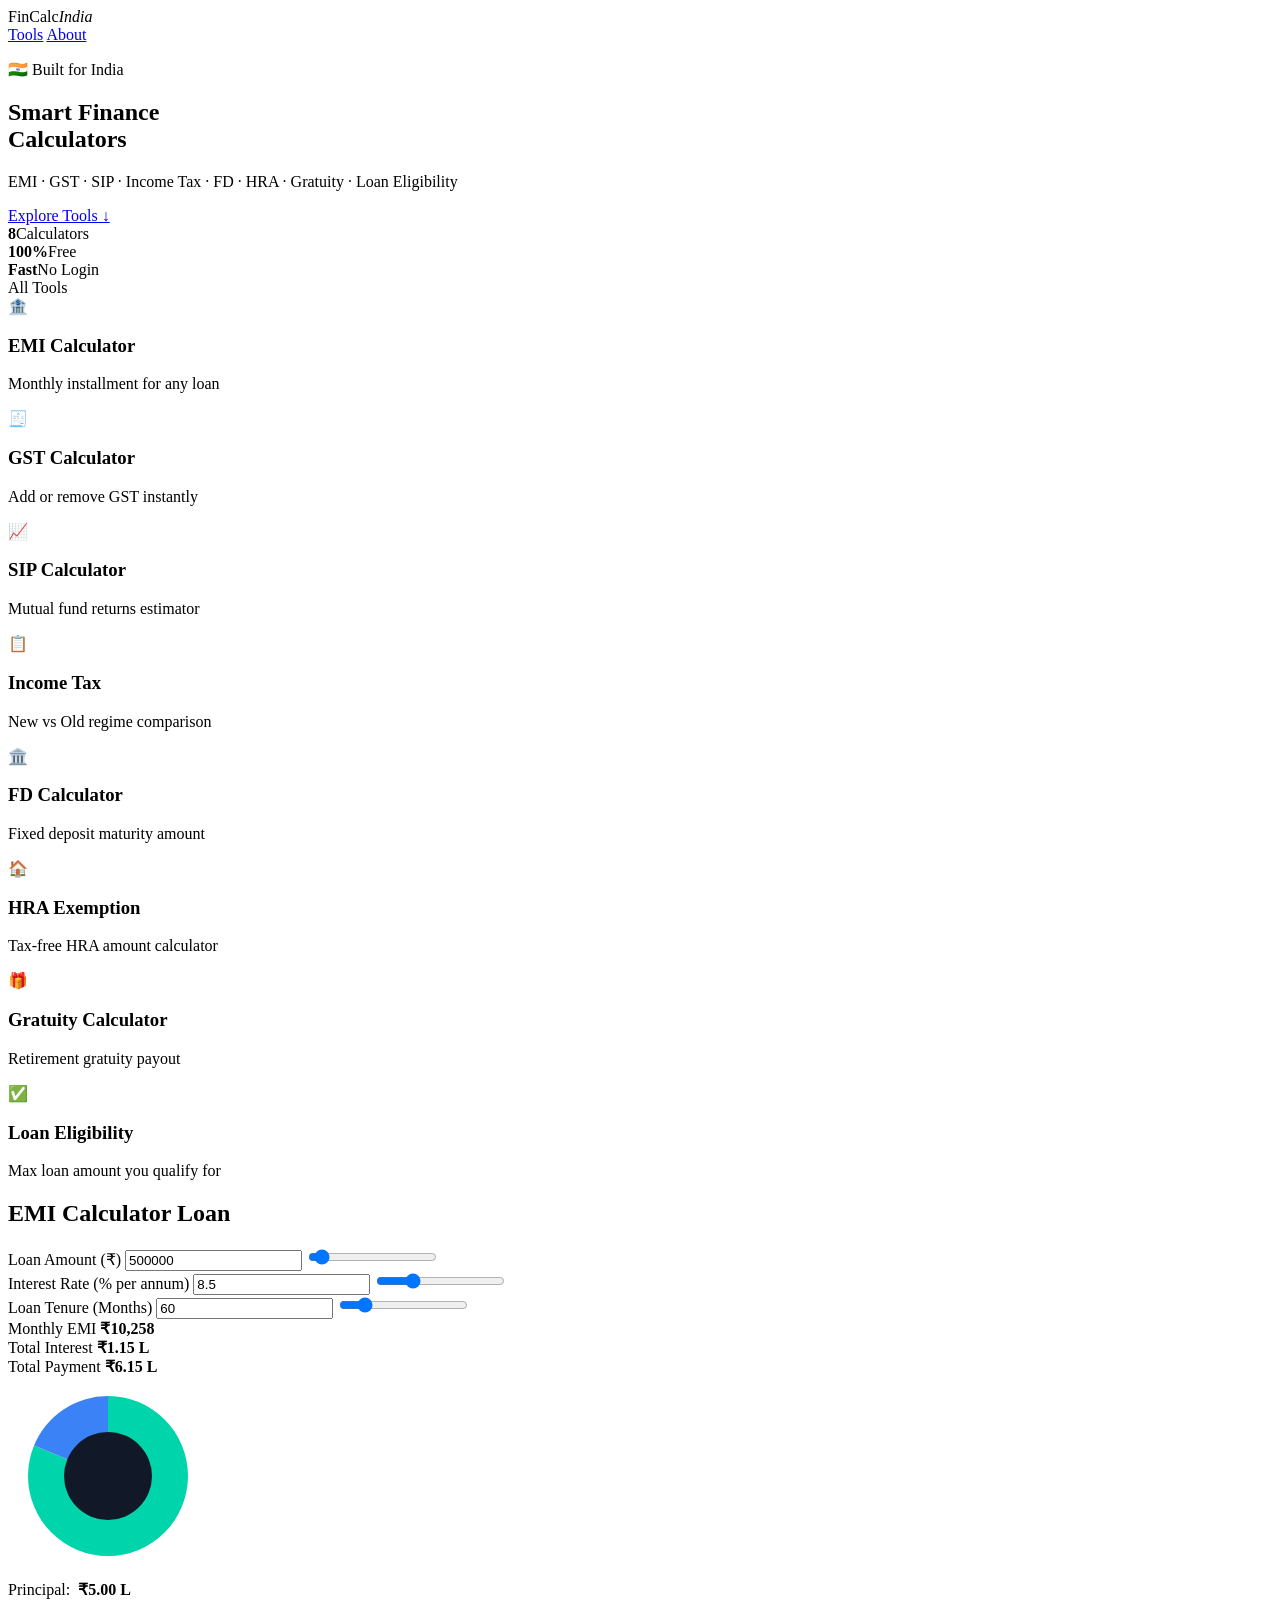
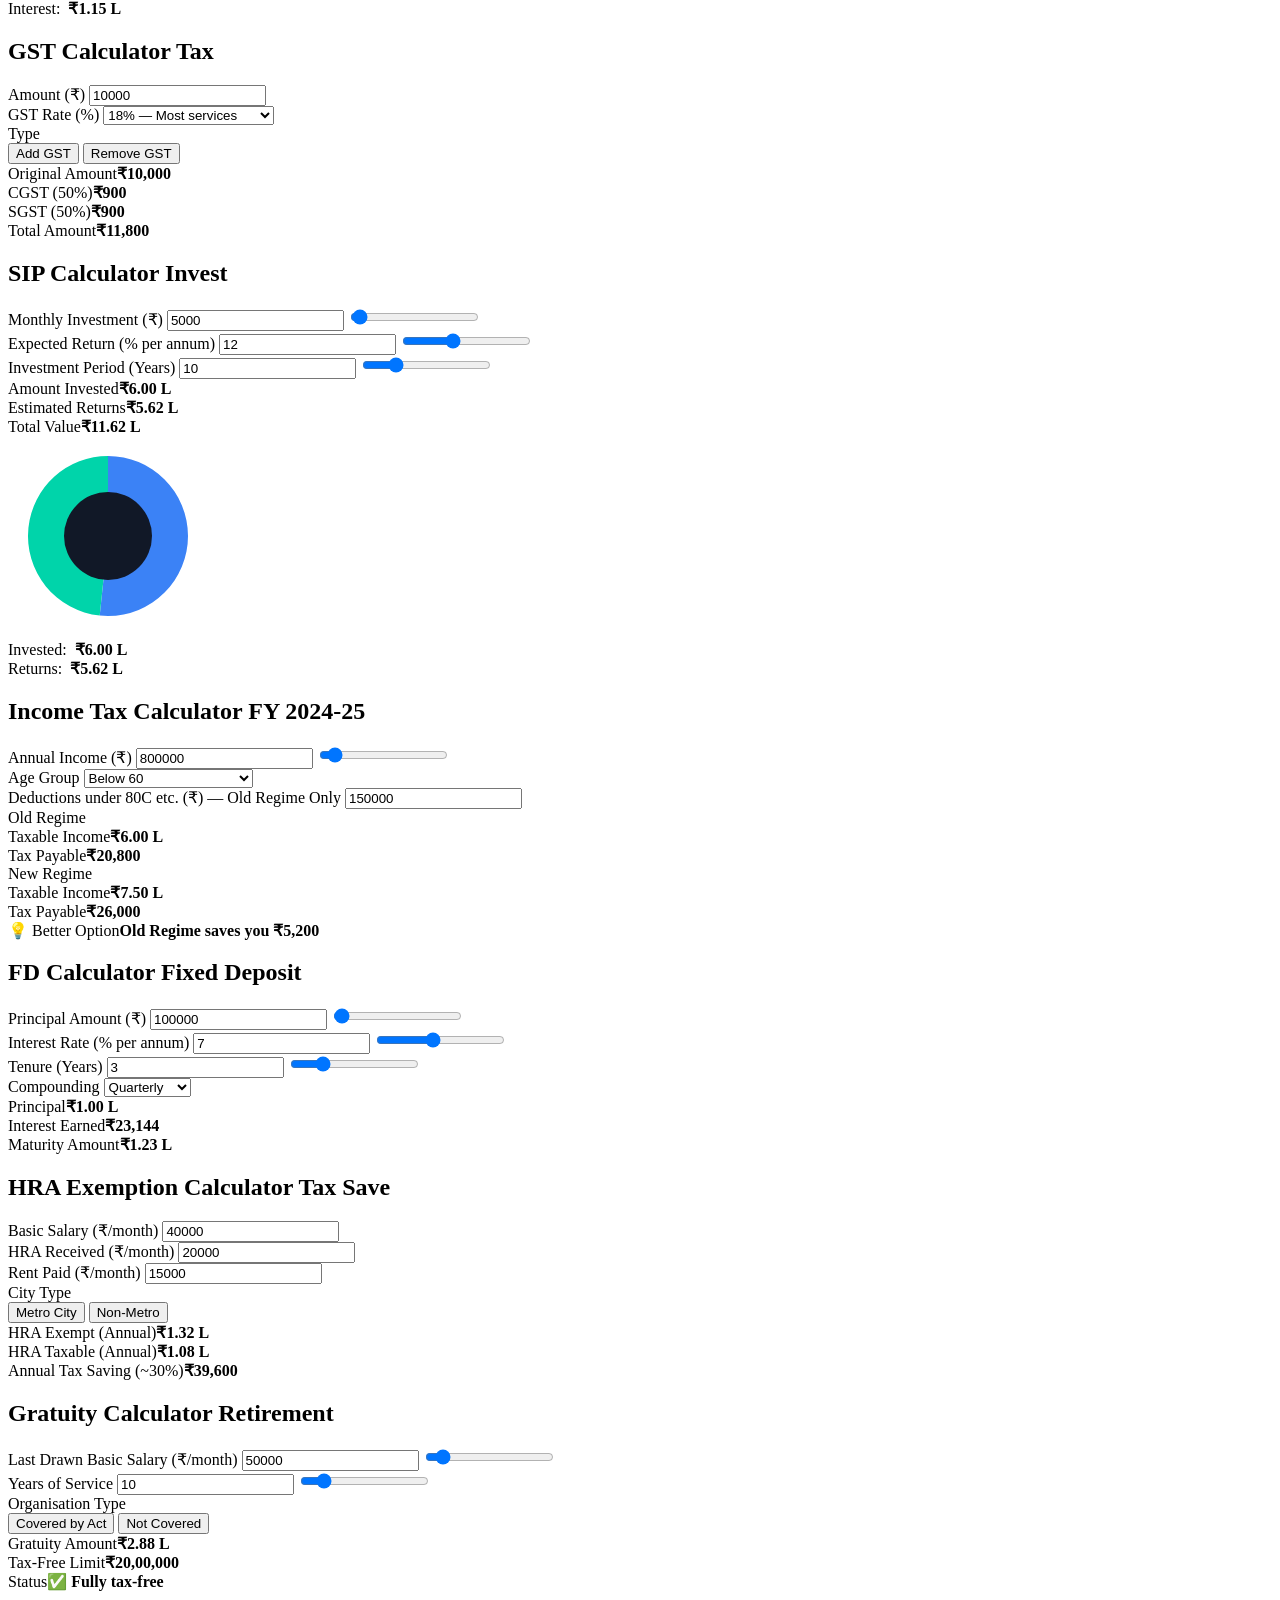
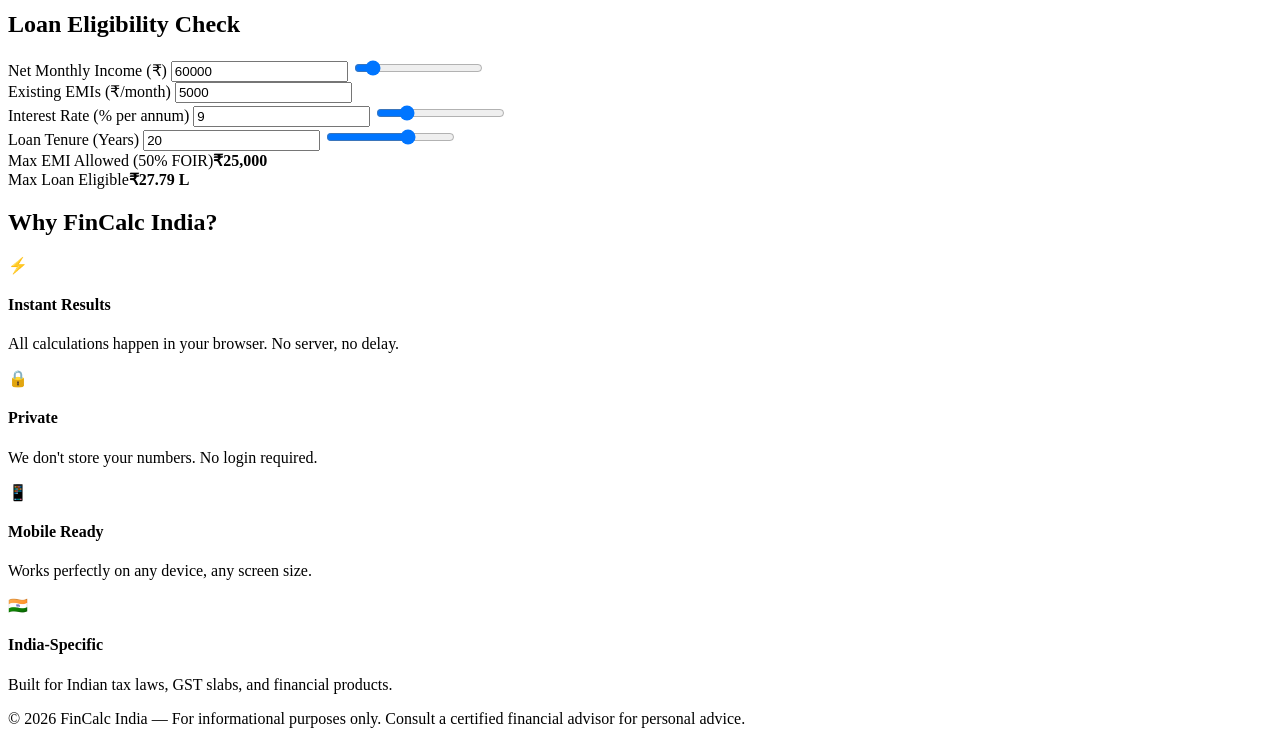
<file: index.html>
<!DOCTYPE html>
<html lang="en">
<head>
  <meta charset="UTF-8" />
  <meta name="viewport" content="width=device-width, initial-scale=1.0" />
  <title>FinCalc India — Free Finance Calculators</title>
  <meta name="description" content="Free Indian finance calculators — EMI, GST, SIP, Income Tax, FD, HRA, Gratuity, Loan Eligibility. Fast, accurate, mobile-friendly." />
  <link rel="preconnect" href="https://fonts.googleapis.com" />
  <link href="https://fonts.googleapis.com/css2?family=Syne:wght@400;600;700;800&family=DM+Sans:wght@300;400;500&display=swap" rel="stylesheet" />
  <link rel="stylesheet" href="style.css" />
</head>
<body>

<!-- HEADER -->
<header class="header">
  <div class="header-inner">
    <div class="logo">Fin<span>Calc</span><em>India</em></div>
    <nav class="nav">
      <a href="#tools">Tools</a>
      <a href="#about">About</a>
    </nav>
  </div>
</header>

<!-- HERO -->
<section class="hero">
  <div class="hero-bg"></div>
  <div class="hero-content">
    <p class="hero-tag">🇮🇳 Built for India</p>
    <h1>Smart Finance<br/><span>Calculators</span></h1>
    <p class="hero-sub">EMI · GST · SIP · Income Tax · FD · HRA · Gratuity · Loan Eligibility</p>
    <a href="#tools" class="cta-btn">Explore Tools ↓</a>
  </div>
  <div class="hero-stats">
    <div class="stat"><strong>8</strong><span>Calculators</span></div>
    <div class="stat"><strong>100%</strong><span>Free</span></div>
    <div class="stat"><strong>Fast</strong><span>No Login</span></div>
  </div>
</section>

<!-- TOOL GRID -->
<section class="tools-section" id="tools">
  <div class="section-label">All Tools</div>
  <div class="tools-grid">

    <!-- EMI -->
    <div class="tool-card active" data-tool="emi">
      <div class="card-icon">🏦</div>
      <h3>EMI Calculator</h3>
      <p>Monthly installment for any loan</p>
    </div>
    <!-- GST -->
    <div class="tool-card" data-tool="gst">
      <div class="card-icon">🧾</div>
      <h3>GST Calculator</h3>
      <p>Add or remove GST instantly</p>
    </div>
    <!-- SIP -->
    <div class="tool-card" data-tool="sip">
      <div class="card-icon">📈</div>
      <h3>SIP Calculator</h3>
      <p>Mutual fund returns estimator</p>
    </div>
    <!-- Income Tax -->
    <div class="tool-card" data-tool="tax">
      <div class="card-icon">📋</div>
      <h3>Income Tax</h3>
      <p>New vs Old regime comparison</p>
    </div>
    <!-- FD -->
    <div class="tool-card" data-tool="fd">
      <div class="card-icon">🏛️</div>
      <h3>FD Calculator</h3>
      <p>Fixed deposit maturity amount</p>
    </div>
    <!-- HRA -->
    <div class="tool-card" data-tool="hra">
      <div class="card-icon">🏠</div>
      <h3>HRA Exemption</h3>
      <p>Tax-free HRA amount calculator</p>
    </div>
    <!-- Gratuity -->
    <div class="tool-card" data-tool="gratuity">
      <div class="card-icon">🎁</div>
      <h3>Gratuity Calculator</h3>
      <p>Retirement gratuity payout</p>
    </div>
    <!-- Loan Eligibility -->
    <div class="tool-card" data-tool="loan">
      <div class="card-icon">✅</div>
      <h3>Loan Eligibility</h3>
      <p>Max loan amount you qualify for</p>
    </div>

  </div>
</section>

<!-- CALCULATOR PANEL -->
<section class="calc-section" id="calculator">
  <div class="calc-wrapper">

    <!-- EMI -->
    <div class="calc-panel active" id="calc-emi">
      <h2>EMI Calculator <span class="badge">Loan</span></h2>
      <div class="inputs">
        <div class="input-group">
          <label>Loan Amount (₹)</label>
          <input type="number" id="emi-amount" value="500000" min="1000" />
          <input type="range" id="emi-amount-range" min="10000" max="10000000" step="10000" value="500000" />
        </div>
        <div class="input-group">
          <label>Interest Rate (% per annum)</label>
          <input type="number" id="emi-rate" value="8.5" step="0.1" />
          <input type="range" id="emi-rate-range" min="1" max="30" step="0.1" value="8.5" />
        </div>
        <div class="input-group">
          <label>Loan Tenure (Months)</label>
          <input type="number" id="emi-tenure" value="60" />
          <input type="range" id="emi-tenure-range" min="3" max="360" step="1" value="60" />
        </div>
      </div>
      <div class="result-box">
        <div class="result-item highlight">
          <span>Monthly EMI</span>
          <strong id="emi-result">₹0</strong>
        </div>
        <div class="result-item">
          <span>Total Interest</span>
          <strong id="emi-interest">₹0</strong>
        </div>
        <div class="result-item">
          <span>Total Payment</span>
          <strong id="emi-total">₹0</strong>
        </div>
      </div>
      <div class="pie-wrap"><canvas id="emi-chart" width="200" height="200"></canvas><div class="pie-legend" id="emi-legend"></div></div>
    </div>

    <!-- GST -->
    <div class="calc-panel" id="calc-gst">
      <h2>GST Calculator <span class="badge">Tax</span></h2>
      <div class="inputs">
        <div class="input-group">
          <label>Amount (₹)</label>
          <input type="number" id="gst-amount" value="10000" />
        </div>
        <div class="input-group">
          <label>GST Rate (%)</label>
          <select id="gst-rate">
            <option value="5">5% — Essential goods</option>
            <option value="12">12% — Standard goods</option>
            <option value="18" selected>18% — Most services</option>
            <option value="28">28% — Luxury/sin goods</option>
          </select>
        </div>
        <div class="input-group">
          <label>Type</label>
          <div class="toggle-row">
            <button class="toggle-btn active" id="gst-add-btn" onclick="setGSTMode('add')">Add GST</button>
            <button class="toggle-btn" id="gst-remove-btn" onclick="setGSTMode('remove')">Remove GST</button>
          </div>
        </div>
      </div>
      <div class="result-box">
        <div class="result-item"><span>Original Amount</span><strong id="gst-original">₹0</strong></div>
        <div class="result-item"><span>CGST (50%)</span><strong id="gst-cgst">₹0</strong></div>
        <div class="result-item"><span>SGST (50%)</span><strong id="gst-sgst">₹0</strong></div>
        <div class="result-item highlight"><span>Total Amount</span><strong id="gst-total">₹0</strong></div>
      </div>
    </div>

    <!-- SIP -->
    <div class="calc-panel" id="calc-sip">
      <h2>SIP Calculator <span class="badge">Invest</span></h2>
      <div class="inputs">
        <div class="input-group">
          <label>Monthly Investment (₹)</label>
          <input type="number" id="sip-amount" value="5000" />
          <input type="range" id="sip-amount-range" min="500" max="200000" step="500" value="5000" />
        </div>
        <div class="input-group">
          <label>Expected Return (% per annum)</label>
          <input type="number" id="sip-rate" value="12" step="0.5" />
          <input type="range" id="sip-rate-range" min="1" max="30" step="0.5" value="12" />
        </div>
        <div class="input-group">
          <label>Investment Period (Years)</label>
          <input type="number" id="sip-years" value="10" />
          <input type="range" id="sip-years-range" min="1" max="40" step="1" value="10" />
        </div>
      </div>
      <div class="result-box">
        <div class="result-item"><span>Amount Invested</span><strong id="sip-invested">₹0</strong></div>
        <div class="result-item"><span>Estimated Returns</span><strong id="sip-returns">₹0</strong></div>
        <div class="result-item highlight"><span>Total Value</span><strong id="sip-total">₹0</strong></div>
      </div>
      <div class="pie-wrap"><canvas id="sip-chart" width="200" height="200"></canvas><div class="pie-legend" id="sip-legend"></div></div>
    </div>

    <!-- Income Tax -->
    <div class="calc-panel" id="calc-tax">
      <h2>Income Tax Calculator <span class="badge">FY 2024-25</span></h2>
      <div class="inputs">
        <div class="input-group">
          <label>Annual Income (₹)</label>
          <input type="number" id="tax-income" value="800000" />
          <input type="range" id="tax-income-range" min="100000" max="10000000" step="10000" value="800000" />
        </div>
        <div class="input-group">
          <label>Age Group</label>
          <select id="tax-age">
            <option value="below60">Below 60</option>
            <option value="60to80">60–80 (Senior)</option>
            <option value="above80">Above 80 (Super Senior)</option>
          </select>
        </div>
        <div class="input-group">
          <label>Deductions under 80C etc. (₹) — Old Regime Only</label>
          <input type="number" id="tax-deductions" value="150000" />
        </div>
      </div>
      <div class="result-box two-col">
        <div class="regime-box">
          <div class="regime-title">Old Regime</div>
          <div class="result-item"><span>Taxable Income</span><strong id="old-taxable">₹0</strong></div>
          <div class="result-item highlight"><span>Tax Payable</span><strong id="old-tax">₹0</strong></div>
        </div>
        <div class="regime-box">
          <div class="regime-title">New Regime</div>
          <div class="result-item"><span>Taxable Income</span><strong id="new-taxable">₹0</strong></div>
          <div class="result-item highlight"><span>Tax Payable</span><strong id="new-tax">₹0</strong></div>
        </div>
      </div>
      <div class="result-item savings-row"><span>💡 Better Option</span><strong id="tax-better">—</strong></div>
    </div>

    <!-- FD -->
    <div class="calc-panel" id="calc-fd">
      <h2>FD Calculator <span class="badge">Fixed Deposit</span></h2>
      <div class="inputs">
        <div class="input-group">
          <label>Principal Amount (₹)</label>
          <input type="number" id="fd-principal" value="100000" />
          <input type="range" id="fd-principal-range" min="1000" max="10000000" step="1000" value="100000" />
        </div>
        <div class="input-group">
          <label>Interest Rate (% per annum)</label>
          <input type="number" id="fd-rate" value="7" step="0.1" />
          <input type="range" id="fd-rate-range" min="1" max="15" step="0.1" value="7" />
        </div>
        <div class="input-group">
          <label>Tenure (Years)</label>
          <input type="number" id="fd-years" value="3" />
          <input type="range" id="fd-years-range" min="1" max="10" step="1" value="3" />
        </div>
        <div class="input-group">
          <label>Compounding</label>
          <select id="fd-compound">
            <option value="4" selected>Quarterly</option>
            <option value="12">Monthly</option>
            <option value="2">Half-Yearly</option>
            <option value="1">Annually</option>
          </select>
        </div>
      </div>
      <div class="result-box">
        <div class="result-item"><span>Principal</span><strong id="fd-p">₹0</strong></div>
        <div class="result-item"><span>Interest Earned</span><strong id="fd-interest">₹0</strong></div>
        <div class="result-item highlight"><span>Maturity Amount</span><strong id="fd-maturity">₹0</strong></div>
      </div>
    </div>

    <!-- HRA -->
    <div class="calc-panel" id="calc-hra">
      <h2>HRA Exemption Calculator <span class="badge">Tax Save</span></h2>
      <div class="inputs">
        <div class="input-group">
          <label>Basic Salary (₹/month)</label>
          <input type="number" id="hra-basic" value="40000" />
        </div>
        <div class="input-group">
          <label>HRA Received (₹/month)</label>
          <input type="number" id="hra-received" value="20000" />
        </div>
        <div class="input-group">
          <label>Rent Paid (₹/month)</label>
          <input type="number" id="hra-rent" value="15000" />
        </div>
        <div class="input-group">
          <label>City Type</label>
          <div class="toggle-row">
            <button class="toggle-btn active" id="hra-metro-btn" onclick="setHRACity('metro')">Metro City</button>
            <button class="toggle-btn" id="hra-nonmetro-btn" onclick="setHRACity('nonmetro')">Non-Metro</button>
          </div>
        </div>
      </div>
      <div class="result-box">
        <div class="result-item"><span>HRA Exempt (Annual)</span><strong id="hra-exempt">₹0</strong></div>
        <div class="result-item"><span>HRA Taxable (Annual)</span><strong id="hra-taxable">₹0</strong></div>
        <div class="result-item highlight"><span>Annual Tax Saving (~30%)</span><strong id="hra-saving">₹0</strong></div>
      </div>
    </div>

    <!-- Gratuity -->
    <div class="calc-panel" id="calc-gratuity">
      <h2>Gratuity Calculator <span class="badge">Retirement</span></h2>
      <div class="inputs">
        <div class="input-group">
          <label>Last Drawn Basic Salary (₹/month)</label>
          <input type="number" id="g-salary" value="50000" />
          <input type="range" id="g-salary-range" min="5000" max="500000" step="1000" value="50000" />
        </div>
        <div class="input-group">
          <label>Years of Service</label>
          <input type="number" id="g-years" value="10" />
          <input type="range" id="g-years-range" min="5" max="40" step="1" value="10" />
        </div>
        <div class="input-group">
          <label>Organisation Type</label>
          <div class="toggle-row">
            <button class="toggle-btn active" id="g-covered-btn" onclick="setGratuityType('covered')">Covered by Act</button>
            <button class="toggle-btn" id="g-notcovered-btn" onclick="setGratuityType('notcovered')">Not Covered</button>
          </div>
        </div>
      </div>
      <div class="result-box">
        <div class="result-item highlight"><span>Gratuity Amount</span><strong id="g-amount">₹0</strong></div>
        <div class="result-item"><span>Tax-Free Limit</span><strong>₹20,00,000</strong></div>
        <div class="result-item"><span>Status</span><strong id="g-status">—</strong></div>
      </div>
    </div>

    <!-- Loan Eligibility -->
    <div class="calc-panel" id="calc-loan">
      <h2>Loan Eligibility <span class="badge">Check</span></h2>
      <div class="inputs">
        <div class="input-group">
          <label>Net Monthly Income (₹)</label>
          <input type="number" id="le-income" value="60000" />
          <input type="range" id="le-income-range" min="10000" max="500000" step="5000" value="60000" />
        </div>
        <div class="input-group">
          <label>Existing EMIs (₹/month)</label>
          <input type="number" id="le-existing" value="5000" />
        </div>
        <div class="input-group">
          <label>Interest Rate (% per annum)</label>
          <input type="number" id="le-rate" value="9" step="0.1" />
          <input type="range" id="le-rate-range" min="5" max="25" step="0.1" value="9" />
        </div>
        <div class="input-group">
          <label>Loan Tenure (Years)</label>
          <input type="number" id="le-tenure" value="20" />
          <input type="range" id="le-tenure-range" min="1" max="30" step="1" value="20" />
        </div>
      </div>
      <div class="result-box">
        <div class="result-item"><span>Max EMI Allowed (50% FOIR)</span><strong id="le-maxemi">₹0</strong></div>
        <div class="result-item highlight"><span>Max Loan Eligible</span><strong id="le-maxloan">₹0</strong></div>
      </div>
    </div>

  </div><!-- end calc-wrapper -->
</section>

<!-- ABOUT -->
<section class="about-section" id="about">
  <h2>Why FinCalc India?</h2>
  <div class="about-grid">
    <div class="about-card"><div class="a-icon">⚡</div><h4>Instant Results</h4><p>All calculations happen in your browser. No server, no delay.</p></div>
    <div class="about-card"><div class="a-icon">🔒</div><h4>Private</h4><p>We don't store your numbers. No login required.</p></div>
    <div class="about-card"><div class="a-icon">📱</div><h4>Mobile Ready</h4><p>Works perfectly on any device, any screen size.</p></div>
    <div class="about-card"><div class="a-icon">🇮🇳</div><h4>India-Specific</h4><p>Built for Indian tax laws, GST slabs, and financial products.</p></div>
  </div>
</section>

<footer class="footer">
  <p>© 2026 FinCalc India — For informational purposes only. Consult a certified financial advisor for personal advice.</p>
</footer>

<script src="script.js"></script>
</body>
</html>
</file>
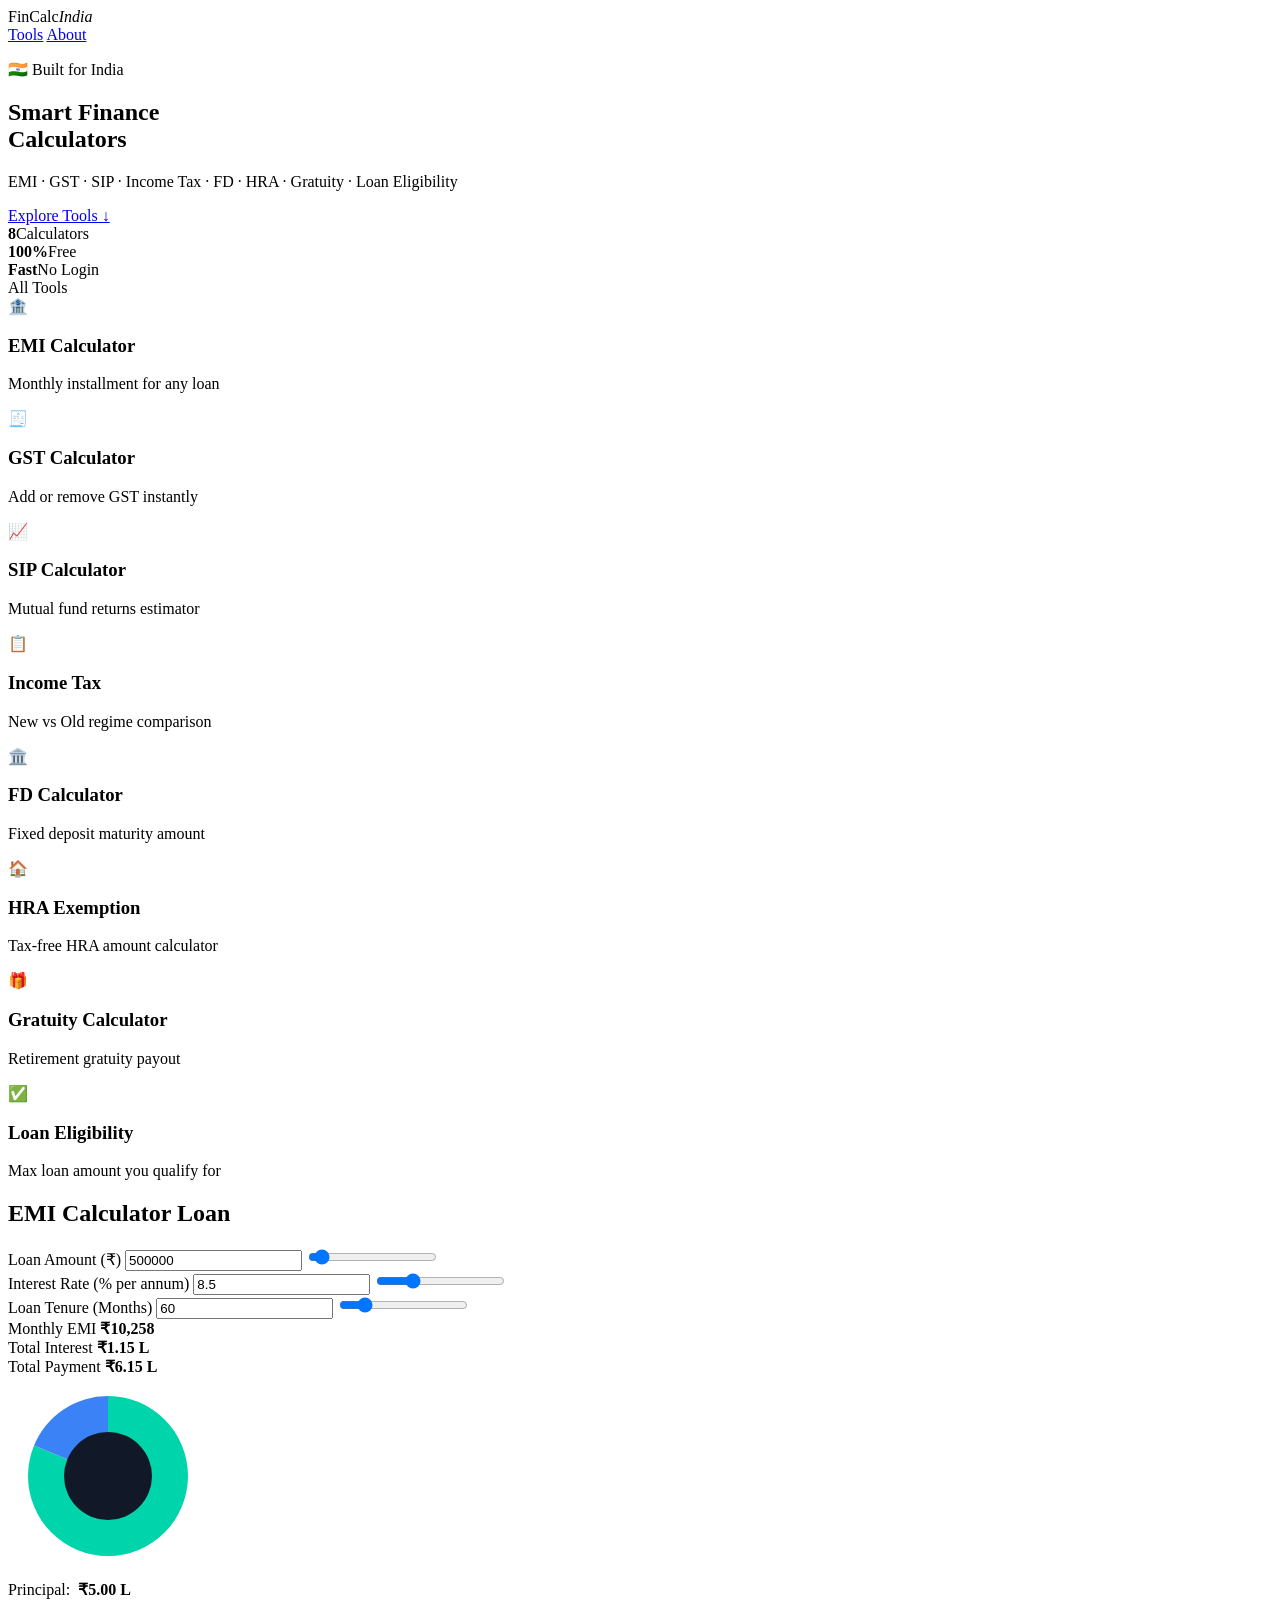
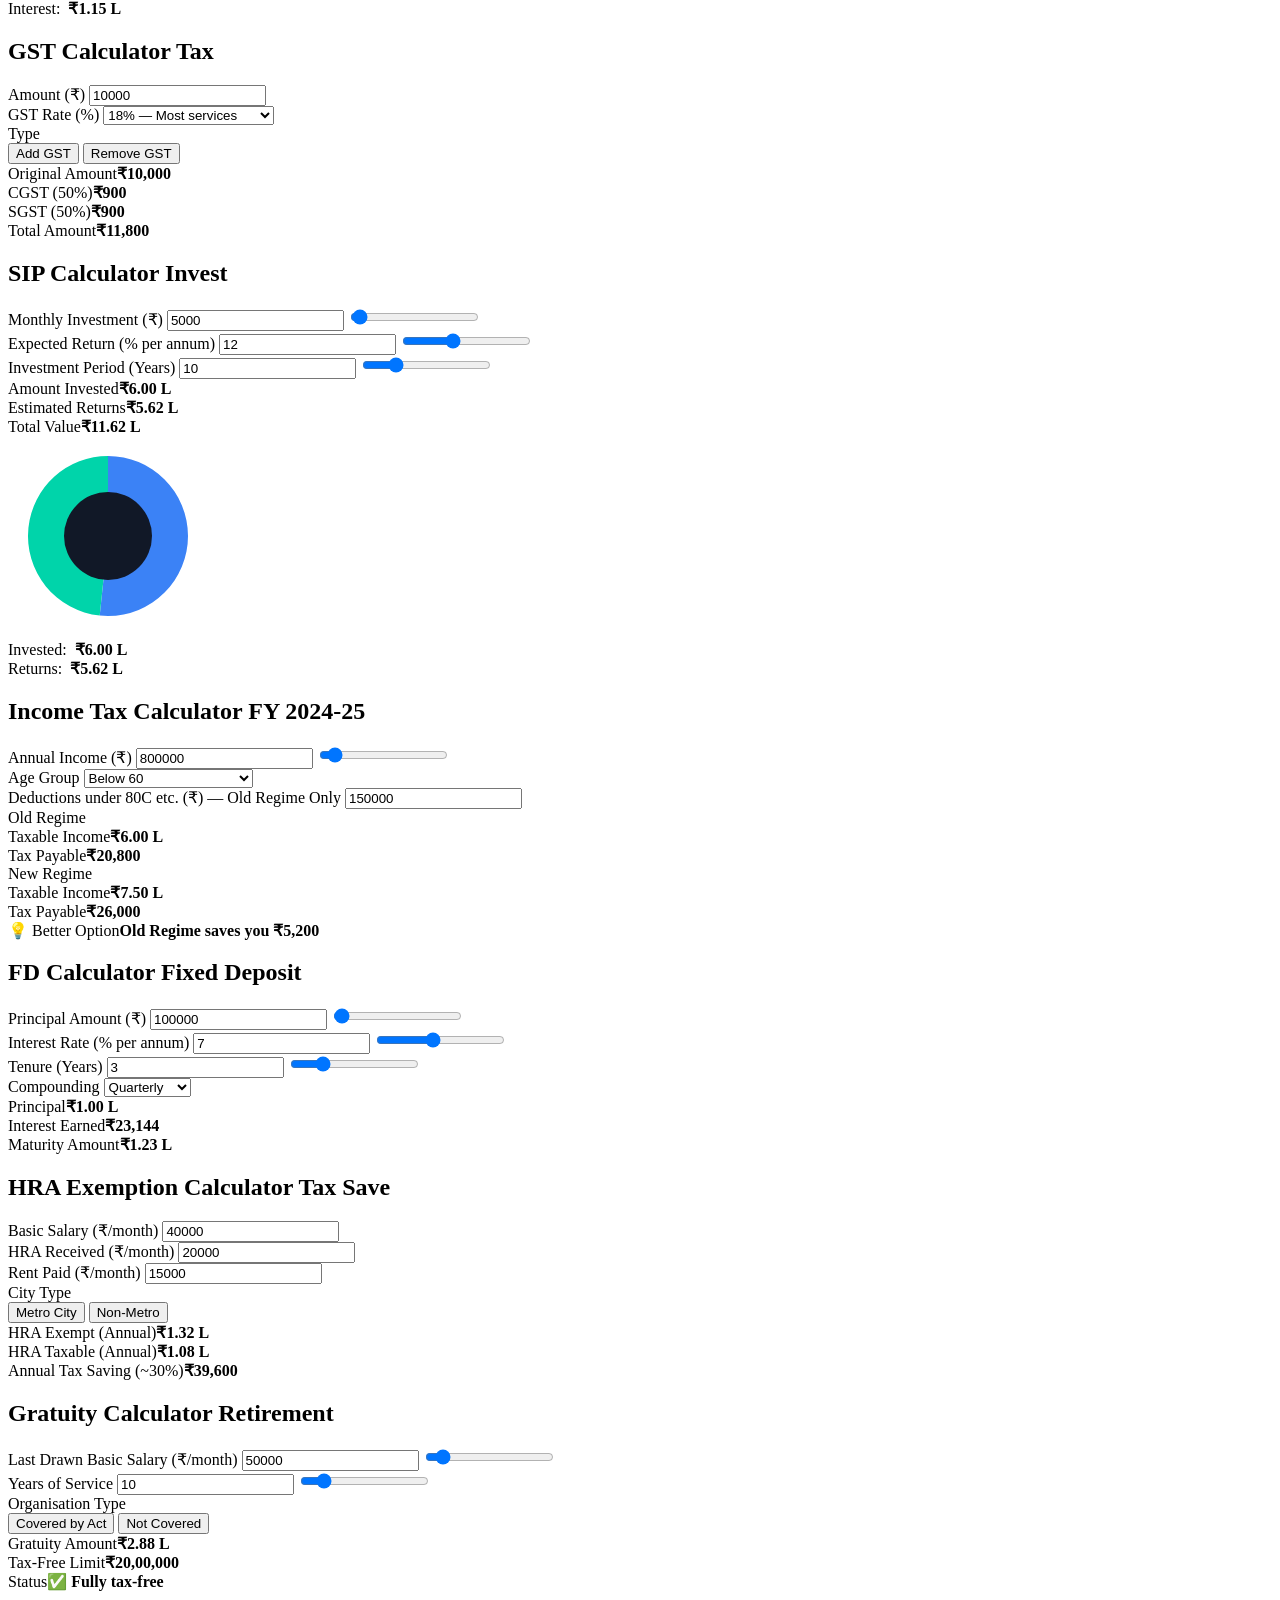
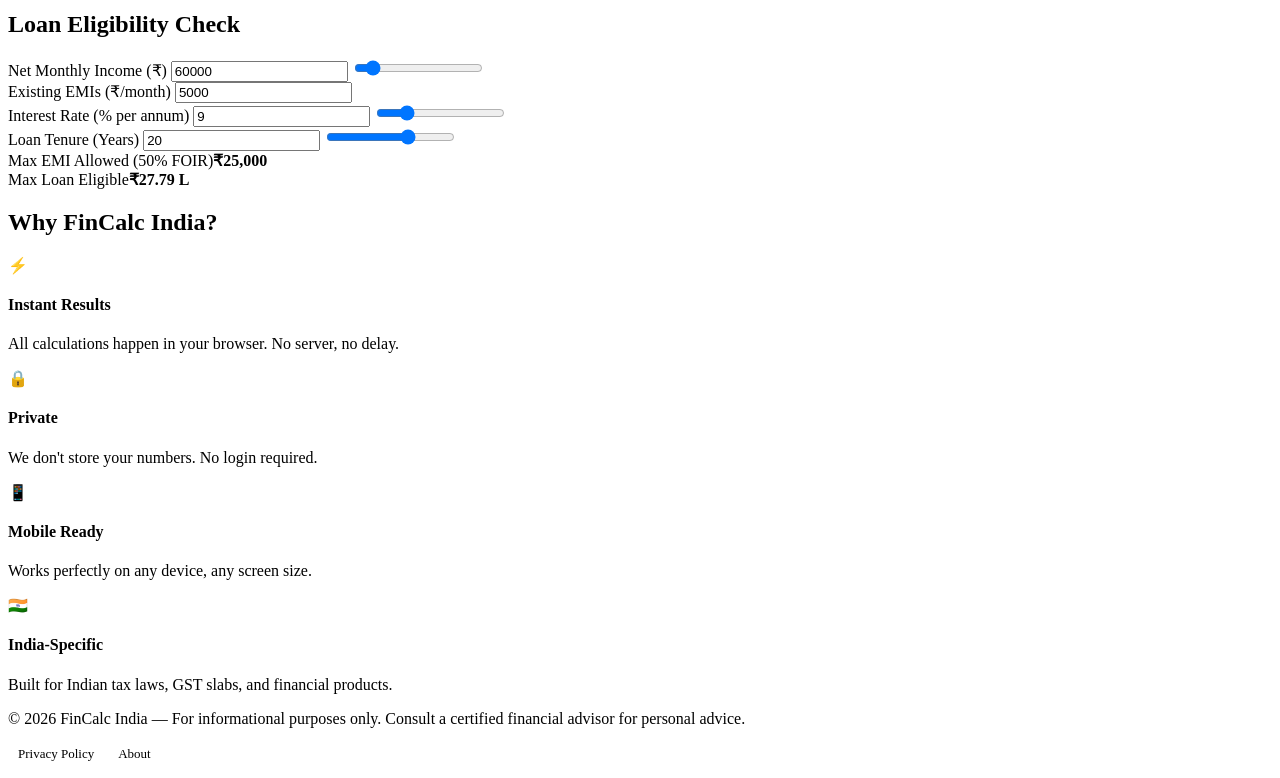
<file: index (1).html>
<!DOCTYPE html>
<html lang="en">
<head>
  <meta charset="UTF-8" />
  <meta name="viewport" content="width=device-width, initial-scale=1.0" />
  <title>FinCalc India — Free Finance Calculators</title>
  <meta name="description" content="Free Indian finance calculators — EMI, GST, SIP, Income Tax, FD, HRA, Gratuity, Loan Eligibility. Fast, accurate, mobile-friendly." />
  <link rel="preconnect" href="https://fonts.googleapis.com" />
  <link href="https://fonts.googleapis.com/css2?family=Syne:wght@400;600;700;800&family=DM+Sans:wght@300;400;500&display=swap" rel="stylesheet" />
  <link rel="stylesheet" href="style.css" />
</head>
<body>

<!-- HEADER -->
<header class="header">
  <div class="header-inner">
    <div class="logo">Fin<span>Calc</span><em>India</em></div>
    <nav class="nav">
      <a href="#tools">Tools</a>
      <a href="#about">About</a>
    </nav>
  </div>
</header>

<!-- HERO -->
<section class="hero">
  <div class="hero-bg"></div>
  <div class="hero-content">
    <p class="hero-tag">🇮🇳 Built for India</p>
    <h1>Smart Finance<br/><span>Calculators</span></h1>
    <p class="hero-sub">EMI · GST · SIP · Income Tax · FD · HRA · Gratuity · Loan Eligibility</p>
    <a href="#tools" class="cta-btn">Explore Tools ↓</a>
  </div>
  <div class="hero-stats">
    <div class="stat"><strong>8</strong><span>Calculators</span></div>
    <div class="stat"><strong>100%</strong><span>Free</span></div>
    <div class="stat"><strong>Fast</strong><span>No Login</span></div>
  </div>
</section>

<!-- TOOL GRID -->
<section class="tools-section" id="tools">
  <div class="section-label">All Tools</div>
  <div class="tools-grid">

    <!-- EMI -->
    <div class="tool-card active" data-tool="emi">
      <div class="card-icon">🏦</div>
      <h3>EMI Calculator</h3>
      <p>Monthly installment for any loan</p>
    </div>
    <!-- GST -->
    <div class="tool-card" data-tool="gst">
      <div class="card-icon">🧾</div>
      <h3>GST Calculator</h3>
      <p>Add or remove GST instantly</p>
    </div>
    <!-- SIP -->
    <div class="tool-card" data-tool="sip">
      <div class="card-icon">📈</div>
      <h3>SIP Calculator</h3>
      <p>Mutual fund returns estimator</p>
    </div>
    <!-- Income Tax -->
    <div class="tool-card" data-tool="tax">
      <div class="card-icon">📋</div>
      <h3>Income Tax</h3>
      <p>New vs Old regime comparison</p>
    </div>
    <!-- FD -->
    <div class="tool-card" data-tool="fd">
      <div class="card-icon">🏛️</div>
      <h3>FD Calculator</h3>
      <p>Fixed deposit maturity amount</p>
    </div>
    <!-- HRA -->
    <div class="tool-card" data-tool="hra">
      <div class="card-icon">🏠</div>
      <h3>HRA Exemption</h3>
      <p>Tax-free HRA amount calculator</p>
    </div>
    <!-- Gratuity -->
    <div class="tool-card" data-tool="gratuity">
      <div class="card-icon">🎁</div>
      <h3>Gratuity Calculator</h3>
      <p>Retirement gratuity payout</p>
    </div>
    <!-- Loan Eligibility -->
    <div class="tool-card" data-tool="loan">
      <div class="card-icon">✅</div>
      <h3>Loan Eligibility</h3>
      <p>Max loan amount you qualify for</p>
    </div>

  </div>
</section>

<!-- CALCULATOR PANEL -->
<section class="calc-section" id="calculator">
  <div class="calc-wrapper">

    <!-- EMI -->
    <div class="calc-panel active" id="calc-emi">
      <h2>EMI Calculator <span class="badge">Loan</span></h2>
      <div class="inputs">
        <div class="input-group">
          <label>Loan Amount (₹)</label>
          <input type="number" id="emi-amount" value="500000" min="1000" />
          <input type="range" id="emi-amount-range" min="10000" max="10000000" step="10000" value="500000" />
        </div>
        <div class="input-group">
          <label>Interest Rate (% per annum)</label>
          <input type="number" id="emi-rate" value="8.5" step="0.1" />
          <input type="range" id="emi-rate-range" min="1" max="30" step="0.1" value="8.5" />
        </div>
        <div class="input-group">
          <label>Loan Tenure (Months)</label>
          <input type="number" id="emi-tenure" value="60" />
          <input type="range" id="emi-tenure-range" min="3" max="360" step="1" value="60" />
        </div>
      </div>
      <div class="result-box">
        <div class="result-item highlight">
          <span>Monthly EMI</span>
          <strong id="emi-result">₹0</strong>
        </div>
        <div class="result-item">
          <span>Total Interest</span>
          <strong id="emi-interest">₹0</strong>
        </div>
        <div class="result-item">
          <span>Total Payment</span>
          <strong id="emi-total">₹0</strong>
        </div>
      </div>
      <div class="pie-wrap"><canvas id="emi-chart" width="200" height="200"></canvas><div class="pie-legend" id="emi-legend"></div></div>
    </div>

    <!-- GST -->
    <div class="calc-panel" id="calc-gst">
      <h2>GST Calculator <span class="badge">Tax</span></h2>
      <div class="inputs">
        <div class="input-group">
          <label>Amount (₹)</label>
          <input type="number" id="gst-amount" value="10000" />
        </div>
        <div class="input-group">
          <label>GST Rate (%)</label>
          <select id="gst-rate">
            <option value="5">5% — Essential goods</option>
            <option value="12">12% — Standard goods</option>
            <option value="18" selected>18% — Most services</option>
            <option value="28">28% — Luxury/sin goods</option>
          </select>
        </div>
        <div class="input-group">
          <label>Type</label>
          <div class="toggle-row">
            <button class="toggle-btn active" id="gst-add-btn" onclick="setGSTMode('add')">Add GST</button>
            <button class="toggle-btn" id="gst-remove-btn" onclick="setGSTMode('remove')">Remove GST</button>
          </div>
        </div>
      </div>
      <div class="result-box">
        <div class="result-item"><span>Original Amount</span><strong id="gst-original">₹0</strong></div>
        <div class="result-item"><span>CGST (50%)</span><strong id="gst-cgst">₹0</strong></div>
        <div class="result-item"><span>SGST (50%)</span><strong id="gst-sgst">₹0</strong></div>
        <div class="result-item highlight"><span>Total Amount</span><strong id="gst-total">₹0</strong></div>
      </div>
    </div>

    <!-- SIP -->
    <div class="calc-panel" id="calc-sip">
      <h2>SIP Calculator <span class="badge">Invest</span></h2>
      <div class="inputs">
        <div class="input-group">
          <label>Monthly Investment (₹)</label>
          <input type="number" id="sip-amount" value="5000" />
          <input type="range" id="sip-amount-range" min="500" max="200000" step="500" value="5000" />
        </div>
        <div class="input-group">
          <label>Expected Return (% per annum)</label>
          <input type="number" id="sip-rate" value="12" step="0.5" />
          <input type="range" id="sip-rate-range" min="1" max="30" step="0.5" value="12" />
        </div>
        <div class="input-group">
          <label>Investment Period (Years)</label>
          <input type="number" id="sip-years" value="10" />
          <input type="range" id="sip-years-range" min="1" max="40" step="1" value="10" />
        </div>
      </div>
      <div class="result-box">
        <div class="result-item"><span>Amount Invested</span><strong id="sip-invested">₹0</strong></div>
        <div class="result-item"><span>Estimated Returns</span><strong id="sip-returns">₹0</strong></div>
        <div class="result-item highlight"><span>Total Value</span><strong id="sip-total">₹0</strong></div>
      </div>
      <div class="pie-wrap"><canvas id="sip-chart" width="200" height="200"></canvas><div class="pie-legend" id="sip-legend"></div></div>
    </div>

    <!-- Income Tax -->
    <div class="calc-panel" id="calc-tax">
      <h2>Income Tax Calculator <span class="badge">FY 2024-25</span></h2>
      <div class="inputs">
        <div class="input-group">
          <label>Annual Income (₹)</label>
          <input type="number" id="tax-income" value="800000" />
          <input type="range" id="tax-income-range" min="100000" max="10000000" step="10000" value="800000" />
        </div>
        <div class="input-group">
          <label>Age Group</label>
          <select id="tax-age">
            <option value="below60">Below 60</option>
            <option value="60to80">60–80 (Senior)</option>
            <option value="above80">Above 80 (Super Senior)</option>
          </select>
        </div>
        <div class="input-group">
          <label>Deductions under 80C etc. (₹) — Old Regime Only</label>
          <input type="number" id="tax-deductions" value="150000" />
        </div>
      </div>
      <div class="result-box two-col">
        <div class="regime-box">
          <div class="regime-title">Old Regime</div>
          <div class="result-item"><span>Taxable Income</span><strong id="old-taxable">₹0</strong></div>
          <div class="result-item highlight"><span>Tax Payable</span><strong id="old-tax">₹0</strong></div>
        </div>
        <div class="regime-box">
          <div class="regime-title">New Regime</div>
          <div class="result-item"><span>Taxable Income</span><strong id="new-taxable">₹0</strong></div>
          <div class="result-item highlight"><span>Tax Payable</span><strong id="new-tax">₹0</strong></div>
        </div>
      </div>
      <div class="result-item savings-row"><span>💡 Better Option</span><strong id="tax-better">—</strong></div>
    </div>

    <!-- FD -->
    <div class="calc-panel" id="calc-fd">
      <h2>FD Calculator <span class="badge">Fixed Deposit</span></h2>
      <div class="inputs">
        <div class="input-group">
          <label>Principal Amount (₹)</label>
          <input type="number" id="fd-principal" value="100000" />
          <input type="range" id="fd-principal-range" min="1000" max="10000000" step="1000" value="100000" />
        </div>
        <div class="input-group">
          <label>Interest Rate (% per annum)</label>
          <input type="number" id="fd-rate" value="7" step="0.1" />
          <input type="range" id="fd-rate-range" min="1" max="15" step="0.1" value="7" />
        </div>
        <div class="input-group">
          <label>Tenure (Years)</label>
          <input type="number" id="fd-years" value="3" />
          <input type="range" id="fd-years-range" min="1" max="10" step="1" value="3" />
        </div>
        <div class="input-group">
          <label>Compounding</label>
          <select id="fd-compound">
            <option value="4" selected>Quarterly</option>
            <option value="12">Monthly</option>
            <option value="2">Half-Yearly</option>
            <option value="1">Annually</option>
          </select>
        </div>
      </div>
      <div class="result-box">
        <div class="result-item"><span>Principal</span><strong id="fd-p">₹0</strong></div>
        <div class="result-item"><span>Interest Earned</span><strong id="fd-interest">₹0</strong></div>
        <div class="result-item highlight"><span>Maturity Amount</span><strong id="fd-maturity">₹0</strong></div>
      </div>
    </div>

    <!-- HRA -->
    <div class="calc-panel" id="calc-hra">
      <h2>HRA Exemption Calculator <span class="badge">Tax Save</span></h2>
      <div class="inputs">
        <div class="input-group">
          <label>Basic Salary (₹/month)</label>
          <input type="number" id="hra-basic" value="40000" />
        </div>
        <div class="input-group">
          <label>HRA Received (₹/month)</label>
          <input type="number" id="hra-received" value="20000" />
        </div>
        <div class="input-group">
          <label>Rent Paid (₹/month)</label>
          <input type="number" id="hra-rent" value="15000" />
        </div>
        <div class="input-group">
          <label>City Type</label>
          <div class="toggle-row">
            <button class="toggle-btn active" id="hra-metro-btn" onclick="setHRACity('metro')">Metro City</button>
            <button class="toggle-btn" id="hra-nonmetro-btn" onclick="setHRACity('nonmetro')">Non-Metro</button>
          </div>
        </div>
      </div>
      <div class="result-box">
        <div class="result-item"><span>HRA Exempt (Annual)</span><strong id="hra-exempt">₹0</strong></div>
        <div class="result-item"><span>HRA Taxable (Annual)</span><strong id="hra-taxable">₹0</strong></div>
        <div class="result-item highlight"><span>Annual Tax Saving (~30%)</span><strong id="hra-saving">₹0</strong></div>
      </div>
    </div>

    <!-- Gratuity -->
    <div class="calc-panel" id="calc-gratuity">
      <h2>Gratuity Calculator <span class="badge">Retirement</span></h2>
      <div class="inputs">
        <div class="input-group">
          <label>Last Drawn Basic Salary (₹/month)</label>
          <input type="number" id="g-salary" value="50000" />
          <input type="range" id="g-salary-range" min="5000" max="500000" step="1000" value="50000" />
        </div>
        <div class="input-group">
          <label>Years of Service</label>
          <input type="number" id="g-years" value="10" />
          <input type="range" id="g-years-range" min="5" max="40" step="1" value="10" />
        </div>
        <div class="input-group">
          <label>Organisation Type</label>
          <div class="toggle-row">
            <button class="toggle-btn active" id="g-covered-btn" onclick="setGratuityType('covered')">Covered by Act</button>
            <button class="toggle-btn" id="g-notcovered-btn" onclick="setGratuityType('notcovered')">Not Covered</button>
          </div>
        </div>
      </div>
      <div class="result-box">
        <div class="result-item highlight"><span>Gratuity Amount</span><strong id="g-amount">₹0</strong></div>
        <div class="result-item"><span>Tax-Free Limit</span><strong>₹20,00,000</strong></div>
        <div class="result-item"><span>Status</span><strong id="g-status">—</strong></div>
      </div>
    </div>

    <!-- Loan Eligibility -->
    <div class="calc-panel" id="calc-loan">
      <h2>Loan Eligibility <span class="badge">Check</span></h2>
      <div class="inputs">
        <div class="input-group">
          <label>Net Monthly Income (₹)</label>
          <input type="number" id="le-income" value="60000" />
          <input type="range" id="le-income-range" min="10000" max="500000" step="5000" value="60000" />
        </div>
        <div class="input-group">
          <label>Existing EMIs (₹/month)</label>
          <input type="number" id="le-existing" value="5000" />
        </div>
        <div class="input-group">
          <label>Interest Rate (% per annum)</label>
          <input type="number" id="le-rate" value="9" step="0.1" />
          <input type="range" id="le-rate-range" min="5" max="25" step="0.1" value="9" />
        </div>
        <div class="input-group">
          <label>Loan Tenure (Years)</label>
          <input type="number" id="le-tenure" value="20" />
          <input type="range" id="le-tenure-range" min="1" max="30" step="1" value="20" />
        </div>
      </div>
      <div class="result-box">
        <div class="result-item"><span>Max EMI Allowed (50% FOIR)</span><strong id="le-maxemi">₹0</strong></div>
        <div class="result-item highlight"><span>Max Loan Eligible</span><strong id="le-maxloan">₹0</strong></div>
      </div>
    </div>

  </div><!-- end calc-wrapper -->
</section>

<!-- ABOUT -->
<section class="about-section" id="about">
  <h2>Why FinCalc India?</h2>
  <div class="about-grid">
    <div class="about-card"><div class="a-icon">⚡</div><h4>Instant Results</h4><p>All calculations happen in your browser. No server, no delay.</p></div>
    <div class="about-card"><div class="a-icon">🔒</div><h4>Private</h4><p>We don't store your numbers. No login required.</p></div>
    <div class="about-card"><div class="a-icon">📱</div><h4>Mobile Ready</h4><p>Works perfectly on any device, any screen size.</p></div>
    <div class="about-card"><div class="a-icon">🇮🇳</div><h4>India-Specific</h4><p>Built for Indian tax laws, GST slabs, and financial products.</p></div>
  </div>
</section>

<footer class="footer">
  <p>© 2026 FinCalc India — For informational purposes only. Consult a certified financial advisor for personal advice.</p>
  <p style="margin-top:10px;">
    <a href="privacy.html" style="color:var(--text-muted);text-decoration:none;margin:0 10px;font-size:13px;">Privacy Policy</a>
    <a href="about.html" style="color:var(--text-muted);text-decoration:none;margin:0 10px;font-size:13px;">About</a>
  </p>
</footer>

<script src="script.js"></script>
</body>
</html>
</file>
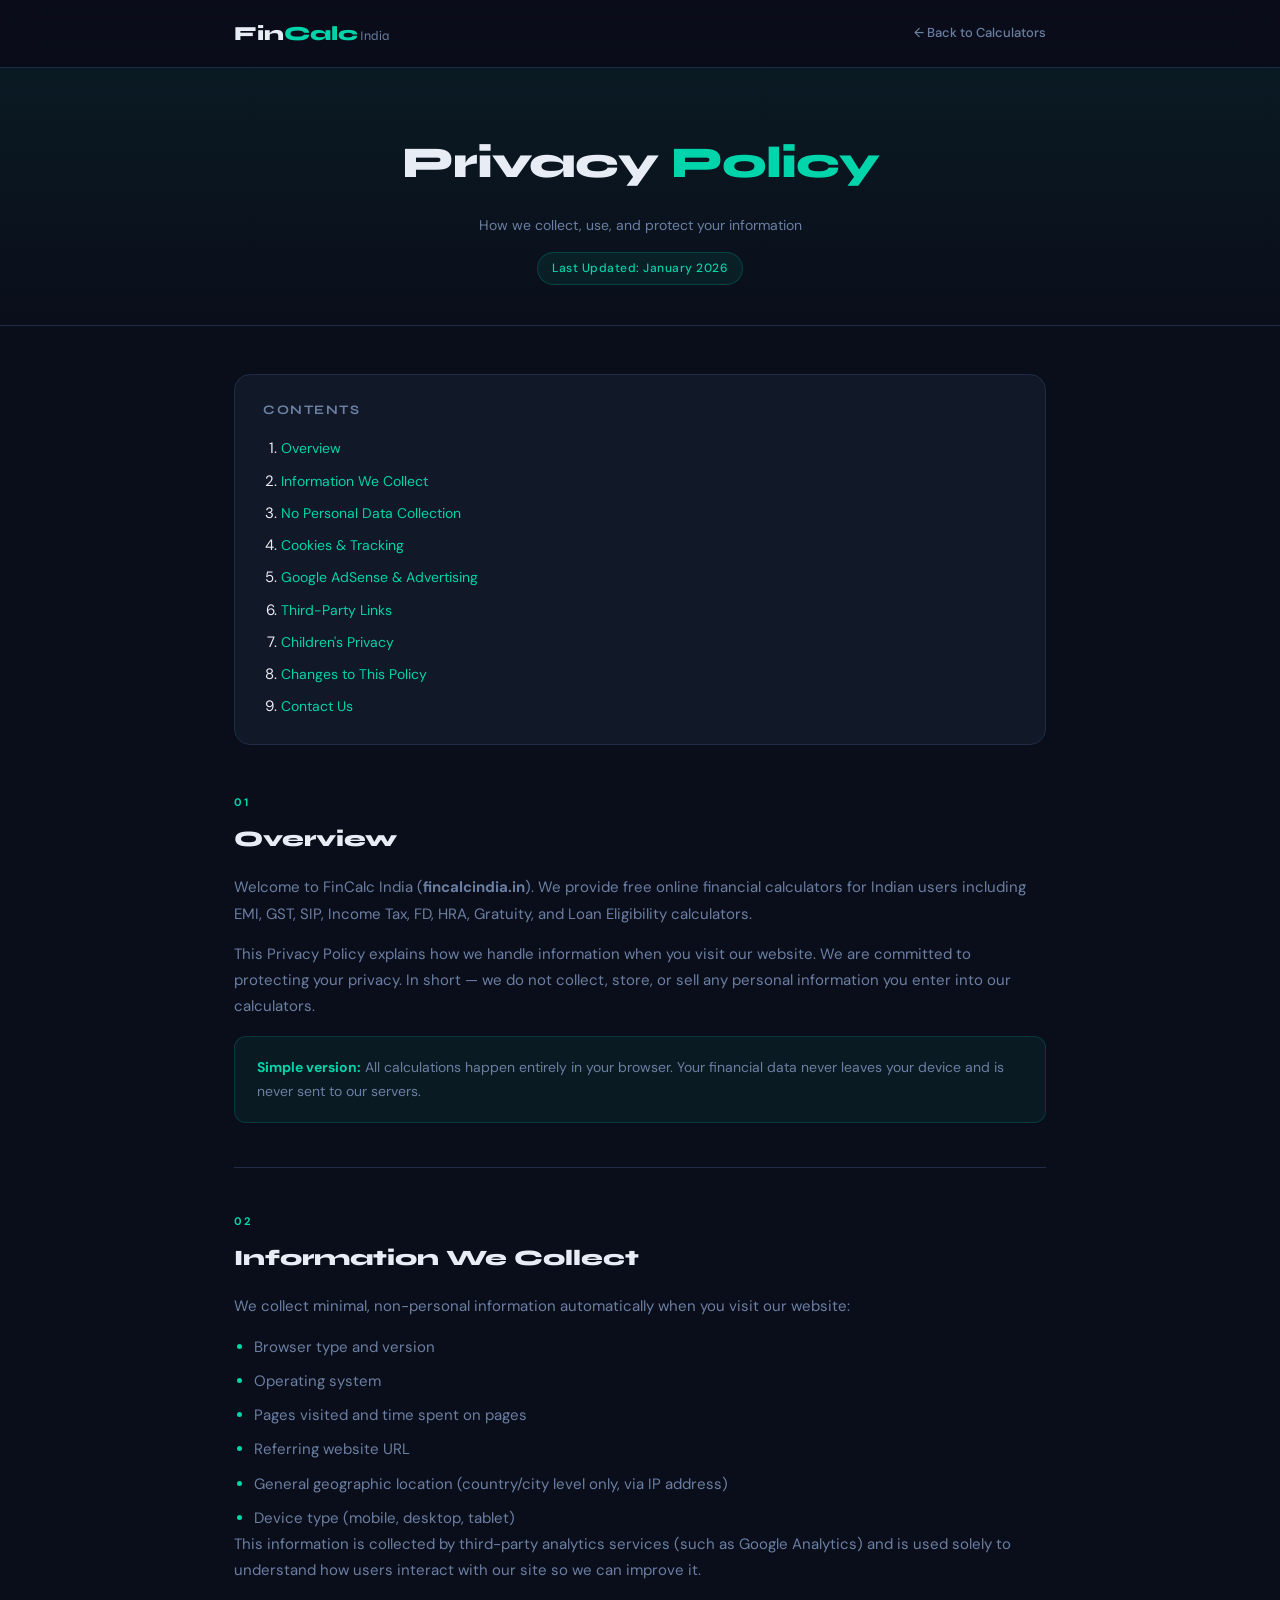
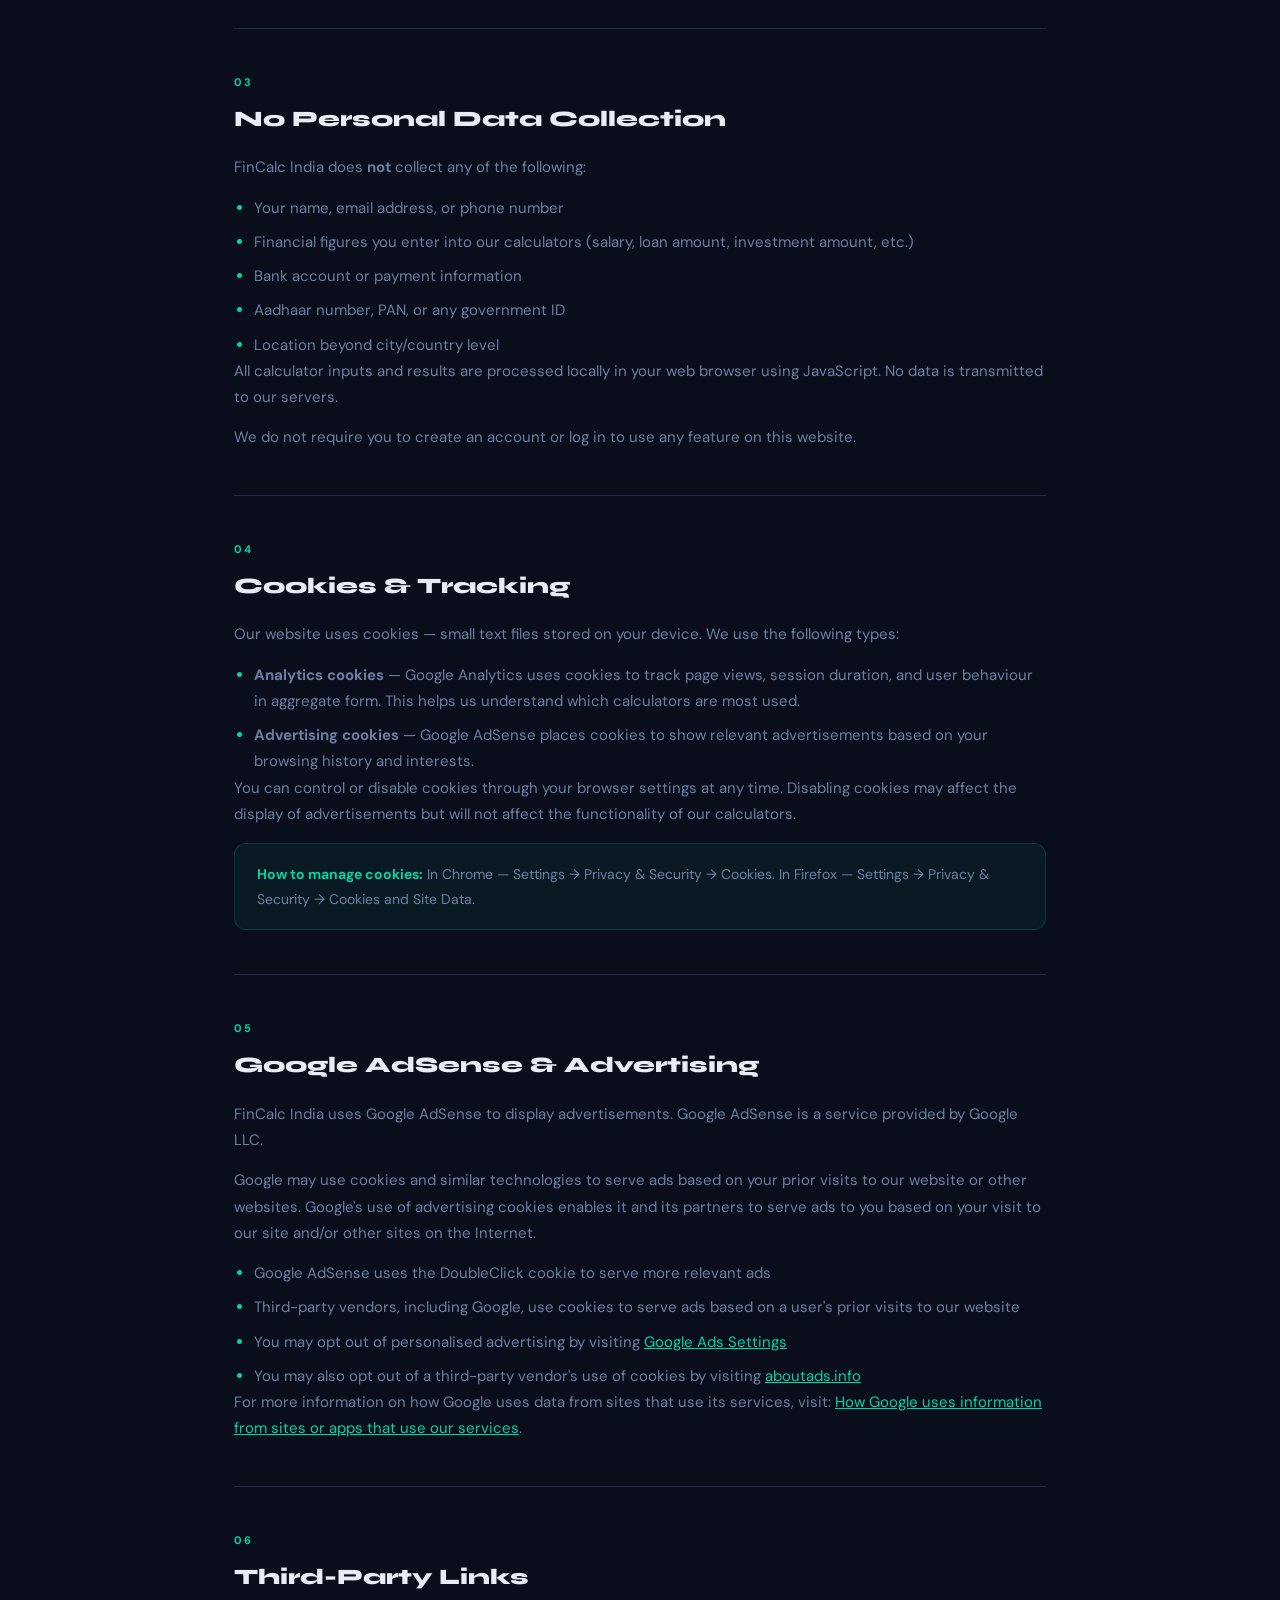
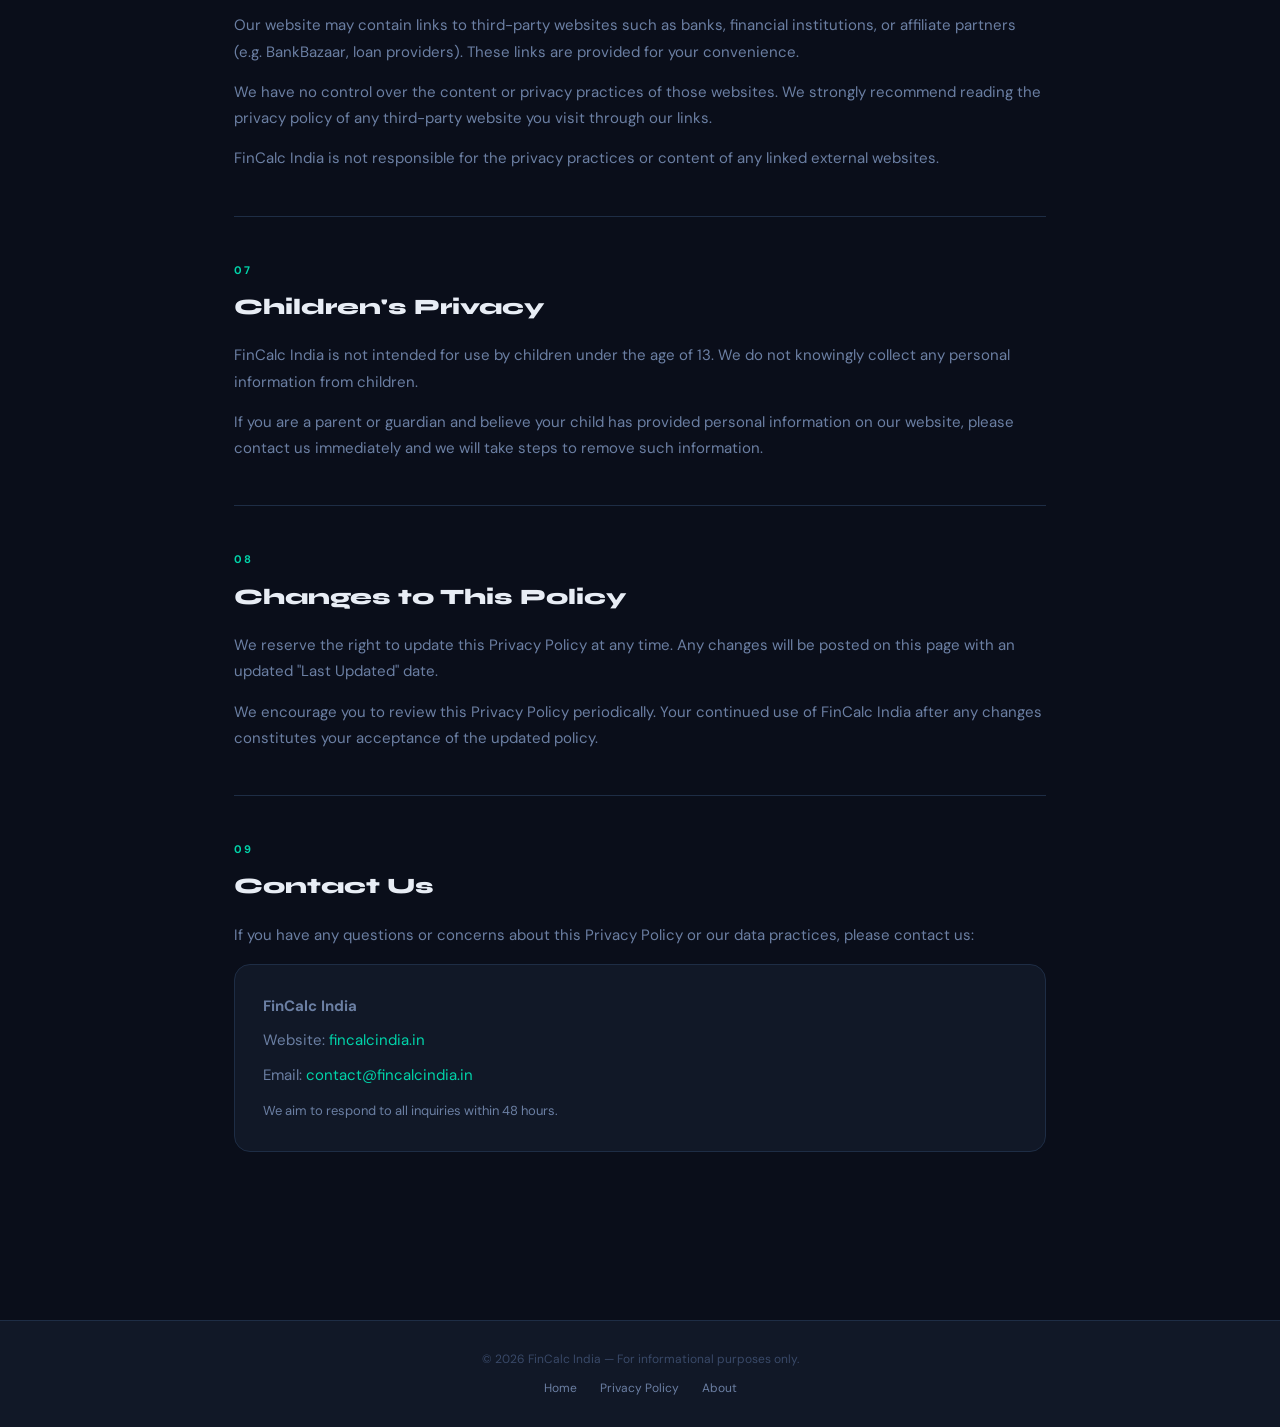
<file: privacy.html>
<!DOCTYPE html>
<html lang="en">
<head>
  <meta charset="UTF-8" />
  <meta name="viewport" content="width=device-width, initial-scale=1.0" />
  <title>Privacy Policy — FinCalc India</title>
  <meta name="description" content="Privacy Policy for FinCalc India. Learn how we handle your data, cookies, and third-party services." />
  <link rel="preconnect" href="https://fonts.googleapis.com" />
  <link href="https://fonts.googleapis.com/css2?family=Syne:wght@400;600;700;800&family=DM+Sans:wght@300;400;500&display=swap" rel="stylesheet" />
  <style>
    :root {
      --bg: #0a0e1a;
      --surface: #111827;
      --surface2: #1a2235;
      --border: #1e2d45;
      --accent: #00d4aa;
      --text: #e8edf5;
      --text-muted: #6b7fa3;
      --text-dim: #394968;
      --radius: 16px;
      --font-display: 'Syne', sans-serif;
      --font-body: 'DM Sans', sans-serif;
    }
    *, *::before, *::after { box-sizing: border-box; margin: 0; padding: 0; }
    html { scroll-behavior: smooth; }
    body {
      background: var(--bg);
      color: var(--text);
      font-family: var(--font-body);
      font-size: 15px;
      line-height: 1.75;
    }
    /* HEADER */
    .header {
      position: sticky; top: 0; z-index: 100;
      background: rgba(10,14,26,0.9);
      backdrop-filter: blur(16px);
      border-bottom: 1px solid var(--border);
    }
    .header-inner {
      max-width: 860px; margin: 0 auto;
      padding: 16px 24px;
      display: flex; align-items: center; justify-content: space-between;
    }
    .logo { font-family: var(--font-display); font-size: 20px; font-weight: 800; color: var(--text); text-decoration: none; }
    .logo span { color: var(--accent); }
    .logo em { font-style: normal; color: var(--text-muted); font-size: 13px; font-weight: 400; margin-left: 2px; }
    .back-link {
      color: var(--text-muted); text-decoration: none; font-size: 13px;
      font-weight: 500; display: flex; align-items: center; gap: 6px;
      transition: color 0.2s;
    }
    .back-link:hover { color: var(--accent); }

    /* HERO */
    .page-hero {
      background: linear-gradient(180deg, rgba(0,212,170,0.06) 0%, transparent 100%);
      border-bottom: 1px solid var(--border);
      padding: 56px 24px 40px;
      text-align: center;
    }
    .page-hero h1 {
      font-family: var(--font-display);
      font-size: clamp(28px, 5vw, 44px);
      font-weight: 800;
      letter-spacing: -1px;
      margin-bottom: 12px;
    }
    .page-hero h1 span { color: var(--accent); }
    .page-hero p { color: var(--text-muted); font-size: 14px; }
    .last-updated {
      display: inline-block;
      margin-top: 14px;
      background: rgba(0,212,170,0.08);
      border: 1px solid rgba(0,212,170,0.2);
      color: var(--accent);
      font-size: 12px;
      font-weight: 500;
      padding: 5px 14px;
      border-radius: 100px;
      letter-spacing: 0.5px;
    }

    /* CONTENT */
    .content {
      max-width: 860px;
      margin: 0 auto;
      padding: 48px 24px 80px;
    }
    .toc {
      background: var(--surface);
      border: 1px solid var(--border);
      border-radius: var(--radius);
      padding: 24px 28px;
      margin-bottom: 48px;
    }
    .toc h3 {
      font-family: var(--font-display);
      font-size: 13px;
      font-weight: 700;
      text-transform: uppercase;
      letter-spacing: 1.5px;
      color: var(--text-muted);
      margin-bottom: 14px;
    }
    .toc ol { padding-left: 18px; display: flex; flex-direction: column; gap: 6px; }
    .toc a { color: var(--accent); text-decoration: none; font-size: 14px; transition: opacity 0.2s; }
    .toc a:hover { opacity: 0.75; }

    .section {
      margin-bottom: 44px;
      padding-bottom: 44px;
      border-bottom: 1px solid var(--border);
    }
    .section:last-child { border-bottom: none; }
    .section-num {
      font-size: 11px;
      font-weight: 700;
      letter-spacing: 2px;
      text-transform: uppercase;
      color: var(--accent);
      margin-bottom: 8px;
    }
    .section h2 {
      font-family: var(--font-display);
      font-size: 22px;
      font-weight: 800;
      margin-bottom: 16px;
      color: var(--text);
      scroll-margin-top: 80px;
    }
    .section p { color: var(--text-muted); margin-bottom: 14px; font-size: 15px; }
    .section p:last-child { margin-bottom: 0; }
    .section ul { padding-left: 20px; color: var(--text-muted); display: flex; flex-direction: column; gap: 8px; font-size: 15px; }
    .section ul li::marker { color: var(--accent); }

    .highlight-box {
      background: rgba(0,212,170,0.06);
      border: 1px solid rgba(0,212,170,0.18);
      border-radius: 12px;
      padding: 18px 22px;
      margin-top: 16px;
      color: var(--text-muted);
      font-size: 14px;
    }
    .highlight-box strong { color: var(--accent); }

    .contact-box {
      background: var(--surface);
      border: 1px solid var(--border);
      border-radius: var(--radius);
      padding: 28px;
      margin-top: 16px;
    }
    .contact-box p { margin-bottom: 8px; }
    .contact-box a { color: var(--accent); text-decoration: none; }
    .contact-box a:hover { text-decoration: underline; }

    /* FOOTER */
    .footer {
      background: var(--surface);
      border-top: 1px solid var(--border);
      padding: 28px 24px;
      text-align: center;
      font-size: 12px;
      color: var(--text-dim);
    }
    .footer a { color: var(--text-muted); text-decoration: none; margin: 0 10px; }
    .footer a:hover { color: var(--accent); }

    @media (max-width: 600px) {
      .content { padding: 32px 16px 60px; }
    }
  </style>
</head>
<body>

<header class="header">
  <div class="header-inner">
    <a href="index.html" class="logo">Fin<span>Calc</span><em>India</em></a>
    <a href="index.html" class="back-link">← Back to Calculators</a>
  </div>
</header>

<div class="page-hero">
  <h1>Privacy <span>Policy</span></h1>
  <p>How we collect, use, and protect your information</p>
  <div class="last-updated">Last Updated: January 2026</div>
</div>

<div class="content">

  <!-- TABLE OF CONTENTS -->
  <div class="toc">
    <h3>Contents</h3>
    <ol>
      <li><a href="#overview">Overview</a></li>
      <li><a href="#data-collected">Information We Collect</a></li>
      <li><a href="#no-personal-data">No Personal Data Collection</a></li>
      <li><a href="#cookies">Cookies & Tracking</a></li>
      <li><a href="#adsense">Google AdSense & Advertising</a></li>
      <li><a href="#third-party">Third-Party Links</a></li>
      <li><a href="#childrens-privacy">Children's Privacy</a></li>
      <li><a href="#changes">Changes to This Policy</a></li>
      <li><a href="#contact">Contact Us</a></li>
    </ol>
  </div>

  <!-- 1. OVERVIEW -->
  <div class="section" id="overview">
    <div class="section-num">01</div>
    <h2>Overview</h2>
    <p>Welcome to FinCalc India (<strong>fincalcindia.in</strong>). We provide free online financial calculators for Indian users including EMI, GST, SIP, Income Tax, FD, HRA, Gratuity, and Loan Eligibility calculators.</p>
    <p>This Privacy Policy explains how we handle information when you visit our website. We are committed to protecting your privacy. In short — we do not collect, store, or sell any personal information you enter into our calculators.</p>
    <div class="highlight-box">
      <strong>Simple version:</strong> All calculations happen entirely in your browser. Your financial data never leaves your device and is never sent to our servers.
    </div>
  </div>

  <!-- 2. DATA COLLECTED -->
  <div class="section" id="data-collected">
    <div class="section-num">02</div>
    <h2>Information We Collect</h2>
    <p>We collect minimal, non-personal information automatically when you visit our website:</p>
    <ul>
      <li>Browser type and version</li>
      <li>Operating system</li>
      <li>Pages visited and time spent on pages</li>
      <li>Referring website URL</li>
      <li>General geographic location (country/city level only, via IP address)</li>
      <li>Device type (mobile, desktop, tablet)</li>
    </ul>
    <p>This information is collected by third-party analytics services (such as Google Analytics) and is used solely to understand how users interact with our site so we can improve it.</p>
  </div>

  <!-- 3. NO PERSONAL DATA -->
  <div class="section" id="no-personal-data">
    <div class="section-num">03</div>
    <h2>No Personal Data Collection</h2>
    <p>FinCalc India does <strong>not</strong> collect any of the following:</p>
    <ul>
      <li>Your name, email address, or phone number</li>
      <li>Financial figures you enter into our calculators (salary, loan amount, investment amount, etc.)</li>
      <li>Bank account or payment information</li>
      <li>Aadhaar number, PAN, or any government ID</li>
      <li>Location beyond city/country level</li>
    </ul>
    <p>All calculator inputs and results are processed locally in your web browser using JavaScript. No data is transmitted to our servers.</p>
    <p>We do not require you to create an account or log in to use any feature on this website.</p>
  </div>

  <!-- 4. COOKIES -->
  <div class="section" id="cookies">
    <div class="section-num">04</div>
    <h2>Cookies &amp; Tracking</h2>
    <p>Our website uses cookies — small text files stored on your device. We use the following types:</p>
    <ul>
      <li><strong>Analytics cookies</strong> — Google Analytics uses cookies to track page views, session duration, and user behaviour in aggregate form. This helps us understand which calculators are most used.</li>
      <li><strong>Advertising cookies</strong> — Google AdSense places cookies to show relevant advertisements based on your browsing history and interests.</li>
    </ul>
    <p>You can control or disable cookies through your browser settings at any time. Disabling cookies may affect the display of advertisements but will not affect the functionality of our calculators.</p>
    <div class="highlight-box">
      <strong>How to manage cookies:</strong> In Chrome — Settings → Privacy & Security → Cookies. In Firefox — Settings → Privacy & Security → Cookies and Site Data.
    </div>
  </div>

  <!-- 5. ADSENSE -->
  <div class="section" id="adsense">
    <div class="section-num">05</div>
    <h2>Google AdSense &amp; Advertising</h2>
    <p>FinCalc India uses Google AdSense to display advertisements. Google AdSense is a service provided by Google LLC.</p>
    <p>Google may use cookies and similar technologies to serve ads based on your prior visits to our website or other websites. Google's use of advertising cookies enables it and its partners to serve ads to you based on your visit to our site and/or other sites on the Internet.</p>
    <ul>
      <li>Google AdSense uses the DoubleClick cookie to serve more relevant ads</li>
      <li>Third-party vendors, including Google, use cookies to serve ads based on a user's prior visits to our website</li>
      <li>You may opt out of personalised advertising by visiting <a href="https://www.google.com/settings/ads" target="_blank" rel="noopener" style="color:var(--accent)">Google Ads Settings</a></li>
      <li>You may also opt out of a third-party vendor's use of cookies by visiting <a href="http://www.aboutads.info/choices/" target="_blank" rel="noopener" style="color:var(--accent)">aboutads.info</a></li>
    </ul>
    <p>For more information on how Google uses data from sites that use its services, visit: <a href="https://policies.google.com/technologies/partner-sites" target="_blank" rel="noopener" style="color:var(--accent)">How Google uses information from sites or apps that use our services</a>.</p>
  </div>

  <!-- 6. THIRD PARTY -->
  <div class="section" id="third-party">
    <div class="section-num">06</div>
    <h2>Third-Party Links</h2>
    <p>Our website may contain links to third-party websites such as banks, financial institutions, or affiliate partners (e.g. BankBazaar, loan providers). These links are provided for your convenience.</p>
    <p>We have no control over the content or privacy practices of those websites. We strongly recommend reading the privacy policy of any third-party website you visit through our links.</p>
    <p>FinCalc India is not responsible for the privacy practices or content of any linked external websites.</p>
  </div>

  <!-- 7. CHILDREN -->
  <div class="section" id="childrens-privacy">
    <div class="section-num">07</div>
    <h2>Children's Privacy</h2>
    <p>FinCalc India is not intended for use by children under the age of 13. We do not knowingly collect any personal information from children.</p>
    <p>If you are a parent or guardian and believe your child has provided personal information on our website, please contact us immediately and we will take steps to remove such information.</p>
  </div>

  <!-- 8. CHANGES -->
  <div class="section" id="changes">
    <div class="section-num">08</div>
    <h2>Changes to This Policy</h2>
    <p>We reserve the right to update this Privacy Policy at any time. Any changes will be posted on this page with an updated "Last Updated" date.</p>
    <p>We encourage you to review this Privacy Policy periodically. Your continued use of FinCalc India after any changes constitutes your acceptance of the updated policy.</p>
  </div>

  <!-- 9. CONTACT -->
  <div class="section" id="contact">
    <div class="section-num">09</div>
    <h2>Contact Us</h2>
    <p>If you have any questions or concerns about this Privacy Policy or our data practices, please contact us:</p>
    <div class="contact-box">
      <p><strong>FinCalc India</strong></p>
      <p>Website: <a href="index.html">fincalcindia.in</a></p>
      <p>Email: <a href="mailto:contact@fincalcindia.in">contact@fincalcindia.in</a></p>
      <p style="margin-top:12px;color:var(--text-muted);font-size:13px;">We aim to respond to all inquiries within 48 hours.</p>
    </div>
  </div>

</div><!-- end content -->

<footer class="footer">
  <p>© 2026 FinCalc India — For informational purposes only.</p>
  <p style="margin-top:8px;">
    <a href="index.html">Home</a>
    <a href="privacy.html">Privacy Policy</a>
    <a href="about.html">About</a>
  </p>
</footer>

</body>
</html>
</file>
<file: style.css>
<!DOCTYPE html>
<html lang="en">
<head>
  <meta charset="UTF-8" />
  <meta name="viewport" content="width=device-width, initial-scale=1.0" />
  <title>FinCalc India — Free Finance Calculators</title>
  <meta name="description" content="Free Indian finance calculators — EMI, GST, SIP, Income Tax, FD, HRA, Gratuity, Loan Eligibility. Fast, accurate, mobile-friendly." />
  <link rel="preconnect" href="https://fonts.googleapis.com" />
  <link href="https://fonts.googleapis.com/css2?family=Syne:wght@400;600;700;800&family=DM+Sans:wght@300;400;500&display=swap" rel="stylesheet" />
  <link rel="stylesheet" href="style.css" />
</head>
<body>

<!-- HEADER -->
<header class="header">
  <div class="header-inner">
    <div class="logo">Fin<span>Calc</span><em>India</em></div>
    <nav class="nav">
      <a href="#tools">Tools</a>
      <a href="#about">About</a>
    </nav>
  </div>
</header>

<!-- HERO -->
<section class="hero">
  <div class="hero-bg"></div>
  <div class="hero-content">
    <p class="hero-tag">🇮🇳 Built for India</p>
    <h1>Smart Finance<br/><span>Calculators</span></h1>
    <p class="hero-sub">EMI · GST · SIP · Income Tax · FD · HRA · Gratuity · Loan Eligibility</p>
    <a href="#tools" class="cta-btn">Explore Tools ↓</a>
  </div>
  <div class="hero-stats">
    <div class="stat"><strong>8</strong><span>Calculators</span></div>
    <div class="stat"><strong>100%</strong><span>Free</span></div>
    <div class="stat"><strong>Fast</strong><span>No Login</span></div>
  </div>
</section>

<!-- TOOL GRID -->
<section class="tools-section" id="tools">
  <div class="section-label">All Tools</div>
  <div class="tools-grid">

    <!-- EMI -->
    <div class="tool-card active" data-tool="emi">
      <div class="card-icon">🏦</div>
      <h3>EMI Calculator</h3>
      <p>Monthly installment for any loan</p>
    </div>
    <!-- GST -->
    <div class="tool-card" data-tool="gst">
      <div class="card-icon">🧾</div>
      <h3>GST Calculator</h3>
      <p>Add or remove GST instantly</p>
    </div>
    <!-- SIP -->
    <div class="tool-card" data-tool="sip">
      <div class="card-icon">📈</div>
      <h3>SIP Calculator</h3>
      <p>Mutual fund returns estimator</p>
    </div>
    <!-- Income Tax -->
    <div class="tool-card" data-tool="tax">
      <div class="card-icon">📋</div>
      <h3>Income Tax</h3>
      <p>New vs Old regime comparison</p>
    </div>
    <!-- FD -->
    <div class="tool-card" data-tool="fd">
      <div class="card-icon">🏛️</div>
      <h3>FD Calculator</h3>
      <p>Fixed deposit maturity amount</p>
    </div>
    <!-- HRA -->
    <div class="tool-card" data-tool="hra">
      <div class="card-icon">🏠</div>
      <h3>HRA Exemption</h3>
      <p>Tax-free HRA amount calculator</p>
    </div>
    <!-- Gratuity -->
    <div class="tool-card" data-tool="gratuity">
      <div class="card-icon">🎁</div>
      <h3>Gratuity Calculator</h3>
      <p>Retirement gratuity payout</p>
    </div>
    <!-- Loan Eligibility -->
    <div class="tool-card" data-tool="loan">
      <div class="card-icon">✅</div>
      <h3>Loan Eligibility</h3>
      <p>Max loan amount you qualify for</p>
    </div>

  </div>
</section>

<!-- CALCULATOR PANEL -->
<section class="calc-section" id="calculator">
  <div class="calc-wrapper">

    <!-- EMI -->
    <div class="calc-panel active" id="calc-emi">
      <h2>EMI Calculator <span class="badge">Loan</span></h2>
      <div class="inputs">
        <div class="input-group">
          <label>Loan Amount (₹)</label>
          <input type="number" id="emi-amount" value="500000" min="1000" />
          <input type="range" id="emi-amount-range" min="10000" max="10000000" step="10000" value="500000" />
        </div>
        <div class="input-group">
          <label>Interest Rate (% per annum)</label>
          <input type="number" id="emi-rate" value="8.5" step="0.1" />
          <input type="range" id="emi-rate-range" min="1" max="30" step="0.1" value="8.5" />
        </div>
        <div class="input-group">
          <label>Loan Tenure (Months)</label>
          <input type="number" id="emi-tenure" value="60" />
          <input type="range" id="emi-tenure-range" min="3" max="360" step="1" value="60" />
        </div>
      </div>
      <div class="result-box">
        <div class="result-item highlight">
          <span>Monthly EMI</span>
          <strong id="emi-result">₹0</strong>
        </div>
        <div class="result-item">
          <span>Total Interest</span>
          <strong id="emi-interest">₹0</strong>
        </div>
        <div class="result-item">
          <span>Total Payment</span>
          <strong id="emi-total">₹0</strong>
        </div>
      </div>
      <div class="pie-wrap"><canvas id="emi-chart" width="200" height="200"></canvas><div class="pie-legend" id="emi-legend"></div></div>
    </div>

    <!-- GST -->
    <div class="calc-panel" id="calc-gst">
      <h2>GST Calculator <span class="badge">Tax</span></h2>
      <div class="inputs">
        <div class="input-group">
          <label>Amount (₹)</label>
          <input type="number" id="gst-amount" value="10000" />
        </div>
        <div class="input-group">
          <label>GST Rate (%)</label>
          <select id="gst-rate">
            <option value="5">5% — Essential goods</option>
            <option value="12">12% — Standard goods</option>
            <option value="18" selected>18% — Most services</option>
            <option value="28">28% — Luxury/sin goods</option>
          </select>
        </div>
        <div class="input-group">
          <label>Type</label>
          <div class="toggle-row">
            <button class="toggle-btn active" id="gst-add-btn" onclick="setGSTMode('add')">Add GST</button>
            <button class="toggle-btn" id="gst-remove-btn" onclick="setGSTMode('remove')">Remove GST</button>
          </div>
        </div>
      </div>
      <div class="result-box">
        <div class="result-item"><span>Original Amount</span><strong id="gst-original">₹0</strong></div>
        <div class="result-item"><span>CGST (50%)</span><strong id="gst-cgst">₹0</strong></div>
        <div class="result-item"><span>SGST (50%)</span><strong id="gst-sgst">₹0</strong></div>
        <div class="result-item highlight"><span>Total Amount</span><strong id="gst-total">₹0</strong></div>
      </div>
    </div>

    <!-- SIP -->
    <div class="calc-panel" id="calc-sip">
      <h2>SIP Calculator <span class="badge">Invest</span></h2>
      <div class="inputs">
        <div class="input-group">
          <label>Monthly Investment (₹)</label>
          <input type="number" id="sip-amount" value="5000" />
          <input type="range" id="sip-amount-range" min="500" max="200000" step="500" value="5000" />
        </div>
        <div class="input-group">
          <label>Expected Return (% per annum)</label>
          <input type="number" id="sip-rate" value="12" step="0.5" />
          <input type="range" id="sip-rate-range" min="1" max="30" step="0.5" value="12" />
        </div>
        <div class="input-group">
          <label>Investment Period (Years)</label>
          <input type="number" id="sip-years" value="10" />
          <input type="range" id="sip-years-range" min="1" max="40" step="1" value="10" />
        </div>
      </div>
      <div class="result-box">
        <div class="result-item"><span>Amount Invested</span><strong id="sip-invested">₹0</strong></div>
        <div class="result-item"><span>Estimated Returns</span><strong id="sip-returns">₹0</strong></div>
        <div class="result-item highlight"><span>Total Value</span><strong id="sip-total">₹0</strong></div>
      </div>
      <div class="pie-wrap"><canvas id="sip-chart" width="200" height="200"></canvas><div class="pie-legend" id="sip-legend"></div></div>
    </div>

    <!-- Income Tax -->
    <div class="calc-panel" id="calc-tax">
      <h2>Income Tax Calculator <span class="badge">FY 2024-25</span></h2>
      <div class="inputs">
        <div class="input-group">
          <label>Annual Income (₹)</label>
          <input type="number" id="tax-income" value="800000" />
          <input type="range" id="tax-income-range" min="100000" max="10000000" step="10000" value="800000" />
        </div>
        <div class="input-group">
          <label>Age Group</label>
          <select id="tax-age">
            <option value="below60">Below 60</option>
            <option value="60to80">60–80 (Senior)</option>
            <option value="above80">Above 80 (Super Senior)</option>
          </select>
        </div>
        <div class="input-group">
          <label>Deductions under 80C etc. (₹) — Old Regime Only</label>
          <input type="number" id="tax-deductions" value="150000" />
        </div>
      </div>
      <div class="result-box two-col">
        <div class="regime-box">
          <div class="regime-title">Old Regime</div>
          <div class="result-item"><span>Taxable Income</span><strong id="old-taxable">₹0</strong></div>
          <div class="result-item highlight"><span>Tax Payable</span><strong id="old-tax">₹0</strong></div>
        </div>
        <div class="regime-box">
          <div class="regime-title">New Regime</div>
          <div class="result-item"><span>Taxable Income</span><strong id="new-taxable">₹0</strong></div>
          <div class="result-item highlight"><span>Tax Payable</span><strong id="new-tax">₹0</strong></div>
        </div>
      </div>
      <div class="result-item savings-row"><span>💡 Better Option</span><strong id="tax-better">—</strong></div>
    </div>

    <!-- FD -->
    <div class="calc-panel" id="calc-fd">
      <h2>FD Calculator <span class="badge">Fixed Deposit</span></h2>
      <div class="inputs">
        <div class="input-group">
          <label>Principal Amount (₹)</label>
          <input type="number" id="fd-principal" value="100000" />
          <input type="range" id="fd-principal-range" min="1000" max="10000000" step="1000" value="100000" />
        </div>
        <div class="input-group">
          <label>Interest Rate (% per annum)</label>
          <input type="number" id="fd-rate" value="7" step="0.1" />
          <input type="range" id="fd-rate-range" min="1" max="15" step="0.1" value="7" />
        </div>
        <div class="input-group">
          <label>Tenure (Years)</label>
          <input type="number" id="fd-years" value="3" />
          <input type="range" id="fd-years-range" min="1" max="10" step="1" value="3" />
        </div>
        <div class="input-group">
          <label>Compounding</label>
          <select id="fd-compound">
            <option value="4" selected>Quarterly</option>
            <option value="12">Monthly</option>
            <option value="2">Half-Yearly</option>
            <option value="1">Annually</option>
          </select>
        </div>
      </div>
      <div class="result-box">
        <div class="result-item"><span>Principal</span><strong id="fd-p">₹0</strong></div>
        <div class="result-item"><span>Interest Earned</span><strong id="fd-interest">₹0</strong></div>
        <div class="result-item highlight"><span>Maturity Amount</span><strong id="fd-maturity">₹0</strong></div>
      </div>
    </div>

    <!-- HRA -->
    <div class="calc-panel" id="calc-hra">
      <h2>HRA Exemption Calculator <span class="badge">Tax Save</span></h2>
      <div class="inputs">
        <div class="input-group">
          <label>Basic Salary (₹/month)</label>
          <input type="number" id="hra-basic" value="40000" />
        </div>
        <div class="input-group">
          <label>HRA Received (₹/month)</label>
          <input type="number" id="hra-received" value="20000" />
        </div>
        <div class="input-group">
          <label>Rent Paid (₹/month)</label>
          <input type="number" id="hra-rent" value="15000" />
        </div>
        <div class="input-group">
          <label>City Type</label>
          <div class="toggle-row">
            <button class="toggle-btn active" id="hra-metro-btn" onclick="setHRACity('metro')">Metro City</button>
            <button class="toggle-btn" id="hra-nonmetro-btn" onclick="setHRACity('nonmetro')">Non-Metro</button>
          </div>
        </div>
      </div>
      <div class="result-box">
        <div class="result-item"><span>HRA Exempt (Annual)</span><strong id="hra-exempt">₹0</strong></div>
        <div class="result-item"><span>HRA Taxable (Annual)</span><strong id="hra-taxable">₹0</strong></div>
        <div class="result-item highlight"><span>Annual Tax Saving (~30%)</span><strong id="hra-saving">₹0</strong></div>
      </div>
    </div>

    <!-- Gratuity -->
    <div class="calc-panel" id="calc-gratuity">
      <h2>Gratuity Calculator <span class="badge">Retirement</span></h2>
      <div class="inputs">
        <div class="input-group">
          <label>Last Drawn Basic Salary (₹/month)</label>
          <input type="number" id="g-salary" value="50000" />
          <input type="range" id="g-salary-range" min="5000" max="500000" step="1000" value="50000" />
        </div>
        <div class="input-group">
          <label>Years of Service</label>
          <input type="number" id="g-years" value="10" />
          <input type="range" id="g-years-range" min="5" max="40" step="1" value="10" />
        </div>
        <div class="input-group">
          <label>Organisation Type</label>
          <div class="toggle-row">
            <button class="toggle-btn active" id="g-covered-btn" onclick="setGratuityType('covered')">Covered by Act</button>
            <button class="toggle-btn" id="g-notcovered-btn" onclick="setGratuityType('notcovered')">Not Covered</button>
          </div>
        </div>
      </div>
      <div class="result-box">
        <div class="result-item highlight"><span>Gratuity Amount</span><strong id="g-amount">₹0</strong></div>
        <div class="result-item"><span>Tax-Free Limit</span><strong>₹20,00,000</strong></div>
        <div class="result-item"><span>Status</span><strong id="g-status">—</strong></div>
      </div>
    </div>

    <!-- Loan Eligibility -->
    <div class="calc-panel" id="calc-loan">
      <h2>Loan Eligibility <span class="badge">Check</span></h2>
      <div class="inputs">
        <div class="input-group">
          <label>Net Monthly Income (₹)</label>
          <input type="number" id="le-income" value="60000" />
          <input type="range" id="le-income-range" min="10000" max="500000" step="5000" value="60000" />
        </div>
        <div class="input-group">
          <label>Existing EMIs (₹/month)</label>
          <input type="number" id="le-existing" value="5000" />
        </div>
        <div class="input-group">
          <label>Interest Rate (% per annum)</label>
          <input type="number" id="le-rate" value="9" step="0.1" />
          <input type="range" id="le-rate-range" min="5" max="25" step="0.1" value="9" />
        </div>
        <div class="input-group">
          <label>Loan Tenure (Years)</label>
          <input type="number" id="le-tenure" value="20" />
          <input type="range" id="le-tenure-range" min="1" max="30" step="1" value="20" />
        </div>
      </div>
      <div class="result-box">
        <div class="result-item"><span>Max EMI Allowed (50% FOIR)</span><strong id="le-maxemi">₹0</strong></div>
        <div class="result-item highlight"><span>Max Loan Eligible</span><strong id="le-maxloan">₹0</strong></div>
      </div>
    </div>

  </div><!-- end calc-wrapper -->
</section>

<!-- ABOUT -->
<section class="about-section" id="about">
  <h2>Why FinCalc India?</h2>
  <div class="about-grid">
    <div class="about-card"><div class="a-icon">⚡</div><h4>Instant Results</h4><p>All calculations happen in your browser. No server, no delay.</p></div>
    <div class="about-card"><div class="a-icon">🔒</div><h4>Private</h4><p>We don't store your numbers. No login required.</p></div>
    <div class="about-card"><div class="a-icon">📱</div><h4>Mobile Ready</h4><p>Works perfectly on any device, any screen size.</p></div>
    <div class="about-card"><div class="a-icon">🇮🇳</div><h4>India-Specific</h4><p>Built for Indian tax laws, GST slabs, and financial products.</p></div>
  </div>
</section>

<footer class="footer">
  <p>© 2026 FinCalc India — For informational purposes only. Consult a certified financial advisor for personal advice.</p>
  <p style="margin-top:10px;">
    <a href="privacy.html" style="color:var(--text-muted);text-decoration:none;margin:0 10px;font-size:13px;">Privacy Policy</a>
    <a href="about.html" style="color:var(--text-muted);text-decoration:none;margin:0 10px;font-size:13px;">About</a>
  </p>
</footer>

<script src="script.js"></script>
</body>
</html>
</file>
